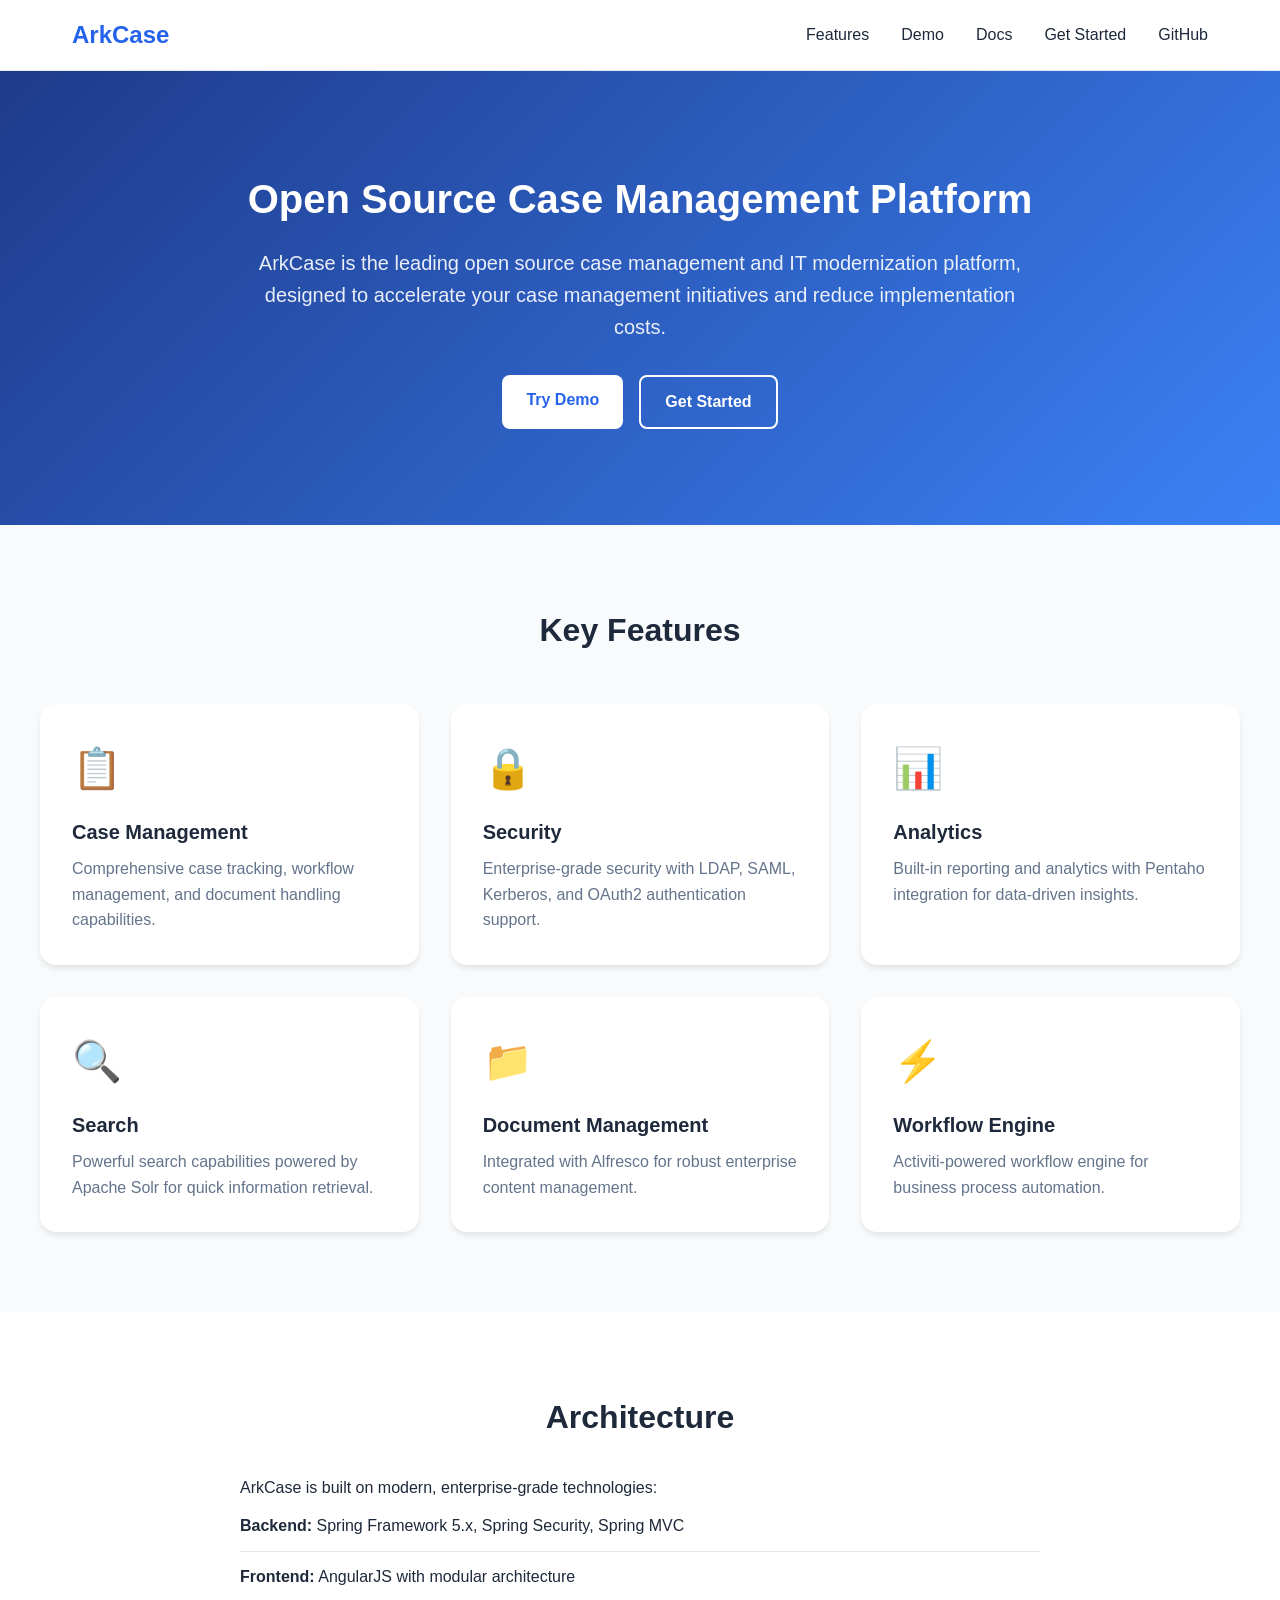
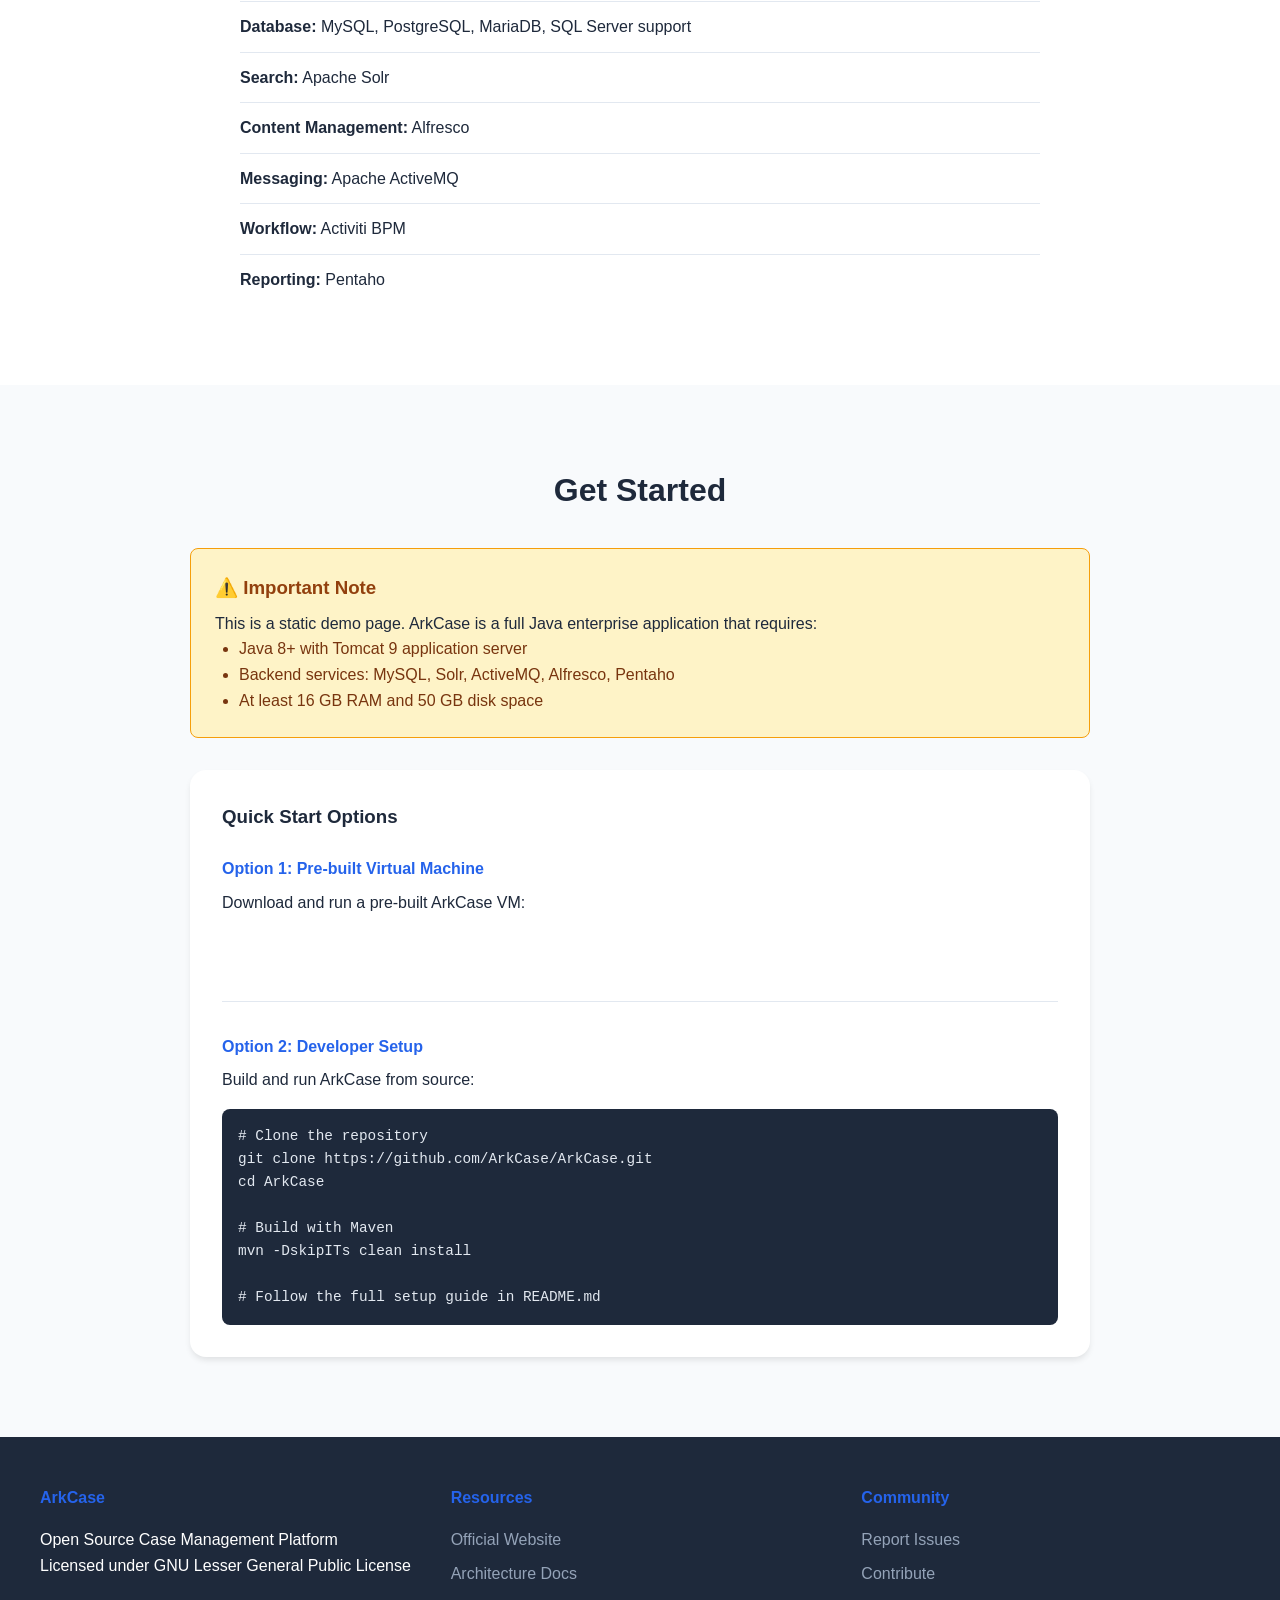
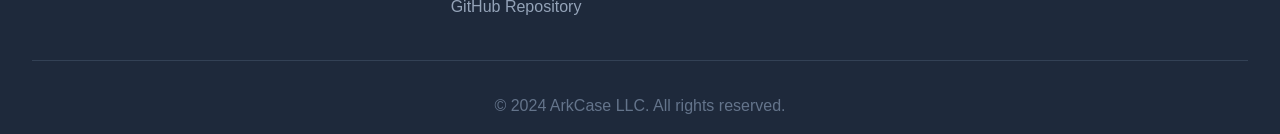
<file: netlify-site/index.html>
<!DOCTYPE html>
<html lang="en">
<head>
    <meta charset="UTF-8">
    <meta name="viewport" content="width=device-width, initial-scale=1.0">
    <meta name="description" content="ArkCase - Open Source Case Management and IT Modernization Platform">
    <title>ArkCase - Case Management Platform</title>
    <link rel="stylesheet" href="css/style.css">
</head>
<body>
    <header class="header">
        <nav class="nav">
            <div class="nav-brand">
                <h1>ArkCase</h1>
            </div>
            <ul class="nav-links">
                <li><a href="#features">Features</a></li>
                <li><a href="demo/">Demo</a></li>
                <li><a href="docs/">Docs</a></li>
                <li><a href="#get-started">Get Started</a></li>
                <li><a href="https://github.com/ArkCase/ArkCase" target="_blank" rel="noopener noreferrer">GitHub</a></li>
            </ul>
        </nav>
    </header>

    <main>
        <section class="hero">
            <div class="hero-content">
                <h2>Open Source Case Management Platform</h2>
                <p>ArkCase is the leading open source case management and IT modernization platform, designed to accelerate your case management initiatives and reduce implementation costs.</p>
                <div class="hero-buttons">
                    <a href="demo/" class="btn btn-primary">Try Demo</a>
                    <a href="#get-started" class="btn btn-secondary">Get Started</a>
                </div>
            </div>
        </section>

        <section id="features" class="features">
            <h2>Key Features</h2>
            <div class="features-grid">
                <div class="feature-card">
                    <div class="feature-icon">📋</div>
                    <h3>Case Management</h3>
                    <p>Comprehensive case tracking, workflow management, and document handling capabilities.</p>
                </div>
                <div class="feature-card">
                    <div class="feature-icon">🔒</div>
                    <h3>Security</h3>
                    <p>Enterprise-grade security with LDAP, SAML, Kerberos, and OAuth2 authentication support.</p>
                </div>
                <div class="feature-card">
                    <div class="feature-icon">📊</div>
                    <h3>Analytics</h3>
                    <p>Built-in reporting and analytics with Pentaho integration for data-driven insights.</p>
                </div>
                <div class="feature-card">
                    <div class="feature-icon">🔍</div>
                    <h3>Search</h3>
                    <p>Powerful search capabilities powered by Apache Solr for quick information retrieval.</p>
                </div>
                <div class="feature-card">
                    <div class="feature-icon">📁</div>
                    <h3>Document Management</h3>
                    <p>Integrated with Alfresco for robust enterprise content management.</p>
                </div>
                <div class="feature-card">
                    <div class="feature-icon">⚡</div>
                    <h3>Workflow Engine</h3>
                    <p>Activiti-powered workflow engine for business process automation.</p>
                </div>
            </div>
        </section>

        <section id="architecture" class="architecture">
            <h2>Architecture</h2>
            <div class="architecture-content">
                <p>ArkCase is built on modern, enterprise-grade technologies:</p>
                <ul class="tech-list">
                    <li><strong>Backend:</strong> Spring Framework 5.x, Spring Security, Spring MVC</li>
                    <li><strong>Frontend:</strong> AngularJS with modular architecture</li>
                    <li><strong>Database:</strong> MySQL, PostgreSQL, MariaDB, SQL Server support</li>
                    <li><strong>Search:</strong> Apache Solr</li>
                    <li><strong>Content Management:</strong> Alfresco</li>
                    <li><strong>Messaging:</strong> Apache ActiveMQ</li>
                    <li><strong>Workflow:</strong> Activiti BPM</li>
                    <li><strong>Reporting:</strong> Pentaho</li>
                </ul>
            </div>
        </section>

        <section id="get-started" class="get-started">
            <h2>Get Started</h2>
            <div class="get-started-content">
                <div class="info-box">
                    <h3>⚠️ Important Note</h3>
                    <p>This is a static demo page. ArkCase is a full Java enterprise application that requires:</p>
                    <ul>
                        <li>Java 8+ with Tomcat 9 application server</li>
                        <li>Backend services: MySQL, Solr, ActiveMQ, Alfresco, Pentaho</li>
                        <li>At least 16 GB RAM and 50 GB disk space</li>
                    </ul>
                </div>
                
                <div class="setup-steps">
                    <h3>Quick Start Options</h3>
                    
                    <div class="step">
                        <h4>Option 1: Pre-built Virtual Machine</h4>
                        <p>Download and run a pre-built ArkCase VM:</p>
                        <a href="https://github.com/ArkCase/arkcase-ce" 
                           target="_blank" rel="noopener noreferrer" class="btn btn-secondary">
                            Download VM
                        </a>
                    </div>
                    
                    <div class="step">
                        <h4>Option 2: Developer Setup</h4>
                        <p>Build and run ArkCase from source:</p>
                        <pre><code># Clone the repository
git clone https://github.com/ArkCase/ArkCase.git
cd ArkCase

# Build with Maven
mvn -DskipITs clean install

# Follow the full setup guide in README.md</code></pre>
                    </div>
                </div>
            </div>
        </section>
    </main>

    <footer class="footer">
        <div class="footer-content">
            <div class="footer-section">
                <h4>ArkCase</h4>
                <p>Open Source Case Management Platform</p>
                <p>Licensed under GNU Lesser General Public License</p>
            </div>
            <div class="footer-section">
                <h4>Resources</h4>
                <ul>
                    <li><a href="https://www.arkcase.com" target="_blank" rel="noopener noreferrer">Official Website</a></li>
                    <li><a href="https://www.arkcase.com/developer-support/architecture/" target="_blank" rel="noopener noreferrer">Architecture Docs</a></li>
                    <li><a href="https://github.com/ArkCase/ArkCase" target="_blank" rel="noopener noreferrer">GitHub Repository</a></li>
                </ul>
            </div>
            <div class="footer-section">
                <h4>Community</h4>
                <ul>
                    <li><a href="https://github.com/ArkCase/ArkCase/issues" target="_blank" rel="noopener noreferrer">Report Issues</a></li>
                    <li><a href="https://github.com/ArkCase/ArkCase/pulls" target="_blank" rel="noopener noreferrer">Contribute</a></li>
                </ul>
            </div>
        </div>
        <div class="footer-bottom">
            <p>&copy; 2024 ArkCase LLC. All rights reserved.</p>
        </div>
    </footer>
</body>
</html>
</file>
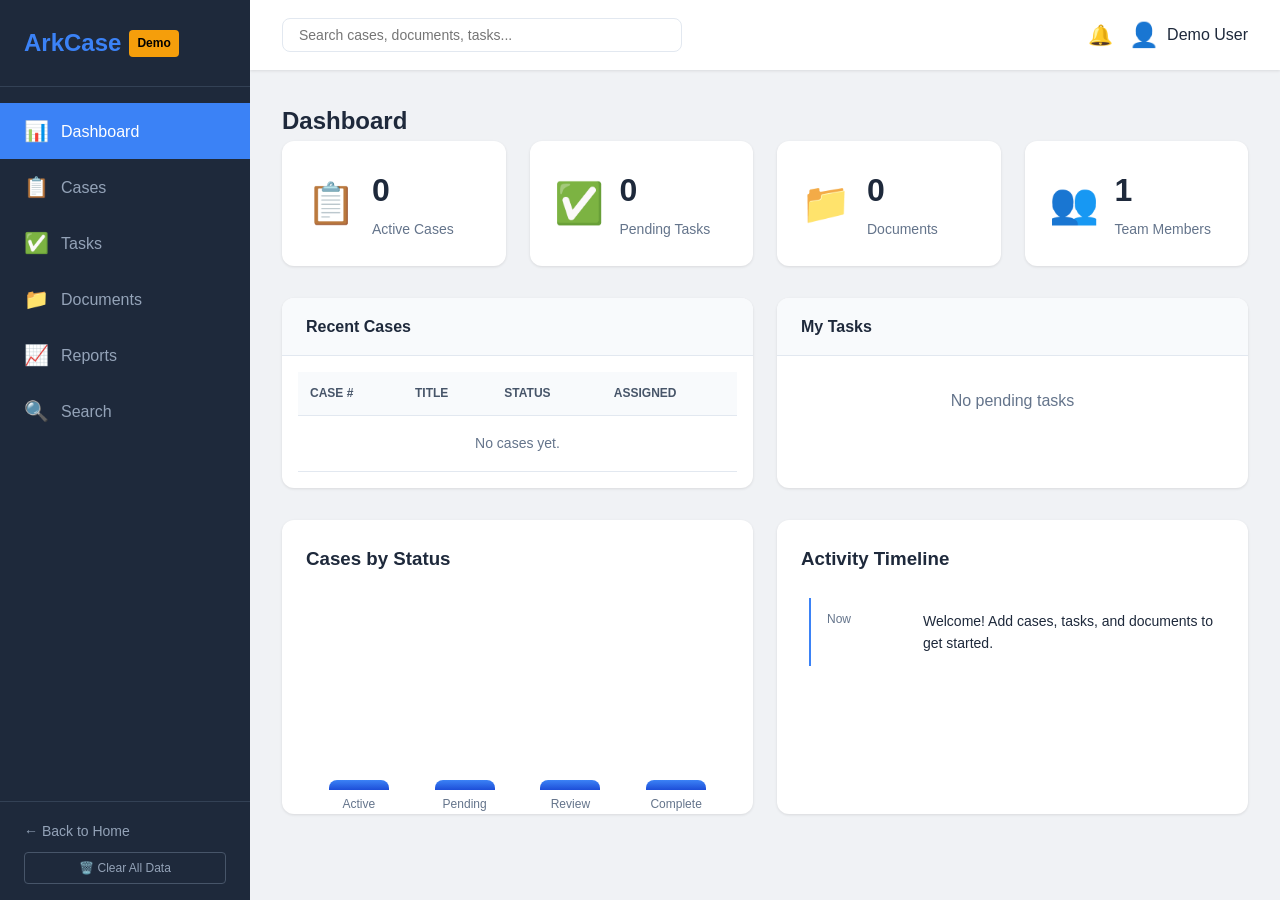
<file: netlify-site/demo/index.html>
<!DOCTYPE html>
<html lang="en">
<head>
    <meta charset="UTF-8">
    <meta name="viewport" content="width=device-width, initial-scale=1.0">
    <meta name="description" content="ArkCase Demo - Interactive Case Management Dashboard">
    <title>ArkCase Demo - Dashboard</title>
    <link rel="stylesheet" href="../css/style.css">
    <link rel="stylesheet" href="../css/demo.css">
</head>
<body class="demo-body">
    <div class="demo-layout">
        <!-- Sidebar -->
        <aside class="demo-sidebar">
            <div class="sidebar-header">
                <h1>ArkCase</h1>
                <span class="demo-badge">Demo</span>
            </div>
            <nav class="sidebar-nav">
                <a href="#" class="nav-item active" data-section="dashboard">
                    <span class="nav-icon">📊</span>
                    <span>Dashboard</span>
                </a>
                <a href="#" class="nav-item" data-section="cases">
                    <span class="nav-icon">📋</span>
                    <span>Cases</span>
                </a>
                <a href="#" class="nav-item" data-section="tasks">
                    <span class="nav-icon">✅</span>
                    <span>Tasks</span>
                </a>
                <a href="#" class="nav-item" data-section="documents">
                    <span class="nav-icon">📁</span>
                    <span>Documents</span>
                </a>
                <a href="#" class="nav-item" data-section="reports">
                    <span class="nav-icon">📈</span>
                    <span>Reports</span>
                </a>
                <a href="#" class="nav-item" data-section="search">
                    <span class="nav-icon">🔍</span>
                    <span>Search</span>
                </a>
            </nav>
            <div class="sidebar-footer">
                <a href="../" class="back-link">← Back to Home</a>
            </div>
        </aside>

        <!-- Main Content -->
        <main class="demo-main">
            <header class="demo-header">
                <div class="header-search">
                    <input type="text" placeholder="Search cases, documents, tasks..." id="globalSearch">
                </div>
                <div class="header-user">
                    <span class="notification-icon">🔔</span>
                    <div class="user-menu">
                        <span class="user-avatar">👤</span>
                        <span class="user-name">Demo User</span>
                    </div>
                </div>
            </header>

            <div class="demo-content">
                <!-- Dashboard Section -->
                <section id="dashboard" class="content-section active">
                    <h2>Dashboard</h2>
                    <div class="dashboard-stats">
                        <div class="stat-card">
                            <div class="stat-icon">📋</div>
                            <div class="stat-info">
                                <span class="stat-value">0</span>
                                <span class="stat-label">Active Cases</span>
                            </div>
                        </div>
                        <div class="stat-card">
                            <div class="stat-icon">✅</div>
                            <div class="stat-info">
                                <span class="stat-value">0</span>
                                <span class="stat-label">Pending Tasks</span>
                            </div>
                        </div>
                        <div class="stat-card">
                            <div class="stat-icon">📁</div>
                            <div class="stat-info">
                                <span class="stat-value">0</span>
                                <span class="stat-label">Documents</span>
                            </div>
                        </div>
                        <div class="stat-card">
                            <div class="stat-icon">👥</div>
                            <div class="stat-info">
                                <span class="stat-value">1</span>
                                <span class="stat-label">Team Members</span>
                            </div>
                        </div>
                    </div>

                    <div class="dashboard-widgets">
                        <div class="widget">
                            <h3>Recent Cases</h3>
                            <div class="widget-content">
                                <table class="data-table">
                                    <thead>
                                        <tr>
                                            <th>Case #</th>
                                            <th>Title</th>
                                            <th>Status</th>
                                            <th>Assigned</th>
                                        </tr>
                                    </thead>
                                    <tbody>
                                        <!-- Populated by JavaScript from localStorage -->
                                    </tbody>
                                </table>
                            </div>
                        </div>

                        <div class="widget">
                            <h3>My Tasks</h3>
                            <div class="widget-content">
                                <ul class="task-list">
                                    <!-- Populated by JavaScript from localStorage -->
                                </ul>
                            </div>
                        </div>
                    </div>

                    <div class="dashboard-charts">
                        <div class="chart-widget">
                            <h3>Cases by Status</h3>
                            <div class="chart-placeholder">
                                <div class="bar-chart">
                                    <div class="bar" style="height: 5%;" title="Active: 0">
                                        <span class="bar-label">Active</span>
                                    </div>
                                    <div class="bar" style="height: 5%;" title="Pending: 0">
                                        <span class="bar-label">Pending</span>
                                    </div>
                                    <div class="bar" style="height: 5%;" title="Review: 0">
                                        <span class="bar-label">Review</span>
                                    </div>
                                    <div class="bar" style="height: 5%;" title="Complete: 0">
                                        <span class="bar-label">Complete</span>
                                    </div>
                                </div>
                            </div>
                        </div>
                        <div class="chart-widget">
                            <h3>Activity Timeline</h3>
                            <div class="timeline">
                                <div class="timeline-item">
                                    <span class="timeline-time">Now</span>
                                    <span class="timeline-event">Welcome! Add cases, tasks, and documents to get started.</span>
                                </div>
                            </div>
                        </div>
                    </div>
                </section>

                <!-- Cases Section -->
                <section id="cases" class="content-section">
                    <div class="section-header">
                        <h2>Cases</h2>
                        <button class="btn btn-primary" onclick="showModal('newCase')">+ New Case</button>
                    </div>
                    <div class="filters">
                        <select id="statusFilter">
                            <option value="">All Statuses</option>
                            <option value="active">Active</option>
                            <option value="pending">Pending</option>
                            <option value="review">Review</option>
                            <option value="complete">Complete</option>
                        </select>
                        <select id="assigneeFilter">
                            <option value="">All Assignees</option>
                        </select>
                        <input type="date" id="dateFilter" placeholder="Filter by date">
                    </div>
                    <table class="data-table full-width">
                        <thead>
                            <tr>
                                <th>Case #</th>
                                <th>Title</th>
                                <th>Type</th>
                                <th>Status</th>
                                <th>Priority</th>
                                <th>Assigned To</th>
                                <th>Created</th>
                                <th>Actions</th>
                            </tr>
                        </thead>
                        <tbody>
                            <!-- Populated by JavaScript from localStorage -->
                        </tbody>
                    </table>
                    <div class="pagination">
                        <button class="btn-pagination" disabled>&lt; Previous</button>
                        <span class="page-info">Page 1 of 1</span>
                        <button class="btn-pagination" disabled>Next &gt;</button>
                    </div>
                </section>

                <!-- Tasks Section -->
                <section id="tasks" class="content-section">
                    <div class="section-header">
                        <h2>Tasks</h2>
                        <button class="btn btn-primary" onclick="showModal('newTask')">+ New Task</button>
                    </div>
                    <div class="task-board">
                        <div class="task-column">
                            <h3>To Do</h3>
                            <div class="task-cards">
                                <!-- Populated by JavaScript from localStorage -->
                            </div>
                        </div>
                        <div class="task-column">
                            <h3>In Progress</h3>
                            <div class="task-cards">
                                <!-- Populated by JavaScript from localStorage -->
                            </div>
                        </div>
                        <div class="task-column">
                            <h3>Review</h3>
                            <div class="task-cards">
                                <!-- Populated by JavaScript from localStorage -->
                            </div>
                        </div>
                        <div class="task-column">
                            <h3>Done</h3>
                            <div class="task-cards">
                                <!-- Populated by JavaScript from localStorage -->
                            </div>
                        </div>
                    </div>
                </section>

                <!-- Documents Section -->
                <section id="documents" class="content-section">
                    <div class="section-header">
                        <h2>Documents</h2>
                        <button class="btn btn-primary" onclick="showModal('uploadDoc')">📤 Upload</button>
                    </div>
                    <div class="document-browser">
                        <div class="folder-tree">
                            <h3>Folders</h3>
                            <ul class="tree">
                                <li class="folder open">
                                    <span>📁 Cases</span>
                                    <ul>
                                        <li class="folder">
                                            <span>📁 CASE-2024-001</span>
                                        </li>
                                        <li class="folder">
                                            <span>📁 CASE-2024-002</span>
                                        </li>
                                        <li class="folder">
                                            <span>📁 CASE-2024-003</span>
                                        </li>
                                    </ul>
                                </li>
                                <li class="folder">
                                    <span>📁 Templates</span>
                                </li>
                                <li class="folder">
                                    <span>📁 Reports</span>
                                </li>
                                <li class="folder">
                                    <span>📁 Archives</span>
                                </li>
                            </ul>
                        </div>
                        <div class="document-list">
                            <table class="data-table">
                                <thead>
                                    <tr>
                                        <th>Name</th>
                                        <th>Type</th>
                                        <th>Size</th>
                                        <th>Modified</th>
                                        <th>Actions</th>
                                    </tr>
                                </thead>
                                <tbody>
                                    <!-- Populated by JavaScript from localStorage -->
                                </tbody>
                            </table>
                        </div>
                    </div>
                </section>

                <!-- Reports Section -->
                <section id="reports" class="content-section">
                    <div class="section-header">
                        <h2>Reports</h2>
                        <button class="btn btn-primary">📊 Generate Report</button>
                    </div>
                    <div class="reports-grid">
                        <div class="report-card">
                            <div class="report-icon">📊</div>
                            <h3>Case Summary Report</h3>
                            <p>Overview of all cases by status, type, and assignee</p>
                            <button class="btn btn-secondary">View Report</button>
                        </div>
                        <div class="report-card">
                            <div class="report-icon">📈</div>
                            <h3>Performance Metrics</h3>
                            <p>Team performance and case resolution statistics</p>
                            <button class="btn btn-secondary">View Report</button>
                        </div>
                        <div class="report-card">
                            <div class="report-icon">📉</div>
                            <h3>Workflow Analytics</h3>
                            <p>Workflow completion times and bottleneck analysis</p>
                            <button class="btn btn-secondary">View Report</button>
                        </div>
                        <div class="report-card">
                            <div class="report-icon">📋</div>
                            <h3>Compliance Report</h3>
                            <p>Audit trails and compliance status overview</p>
                            <button class="btn btn-secondary">View Report</button>
                        </div>
                    </div>
                </section>

                <!-- Search Section -->
                <section id="search" class="content-section">
                    <div class="section-header">
                        <h2>Advanced Search</h2>
                    </div>
                    <div class="search-form">
                        <div class="search-row">
                            <input type="text" placeholder="Enter search terms..." class="search-input-large" id="searchTerms">
                            <button class="btn btn-primary">🔍 Search</button>
                        </div>
                        <div class="search-filters">
                            <div class="filter-group">
                                <label>Search In:</label>
                                <label><input type="checkbox" checked> Cases</label>
                                <label><input type="checkbox" checked> Documents</label>
                                <label><input type="checkbox" checked> Tasks</label>
                                <label><input type="checkbox"> People</label>
                            </div>
                            <div class="filter-group">
                                <label>Date Range:</label>
                                <input type="date" id="searchDateFrom">
                                <span>to</span>
                                <input type="date" id="searchDateTo">
                            </div>
                        </div>
                    </div>
                    <div class="search-results">
                        <p class="search-hint">Enter search terms to find cases, documents, tasks, and more.</p>
                    </div>
                </section>
            </div>
        </main>
    </div>

    <!-- Modal -->
    <div id="modal" class="modal">
        <div class="modal-content">
            <div class="modal-header">
                <h3 id="modalTitle">New Case</h3>
                <button class="modal-close" onclick="closeModal()">&times;</button>
            </div>
            <div class="modal-body" id="modalBody">
                <!-- Dynamic content -->
            </div>
        </div>
    </div>

    <script src="../js/demo.js"></script>
</body>
</html>
</file>
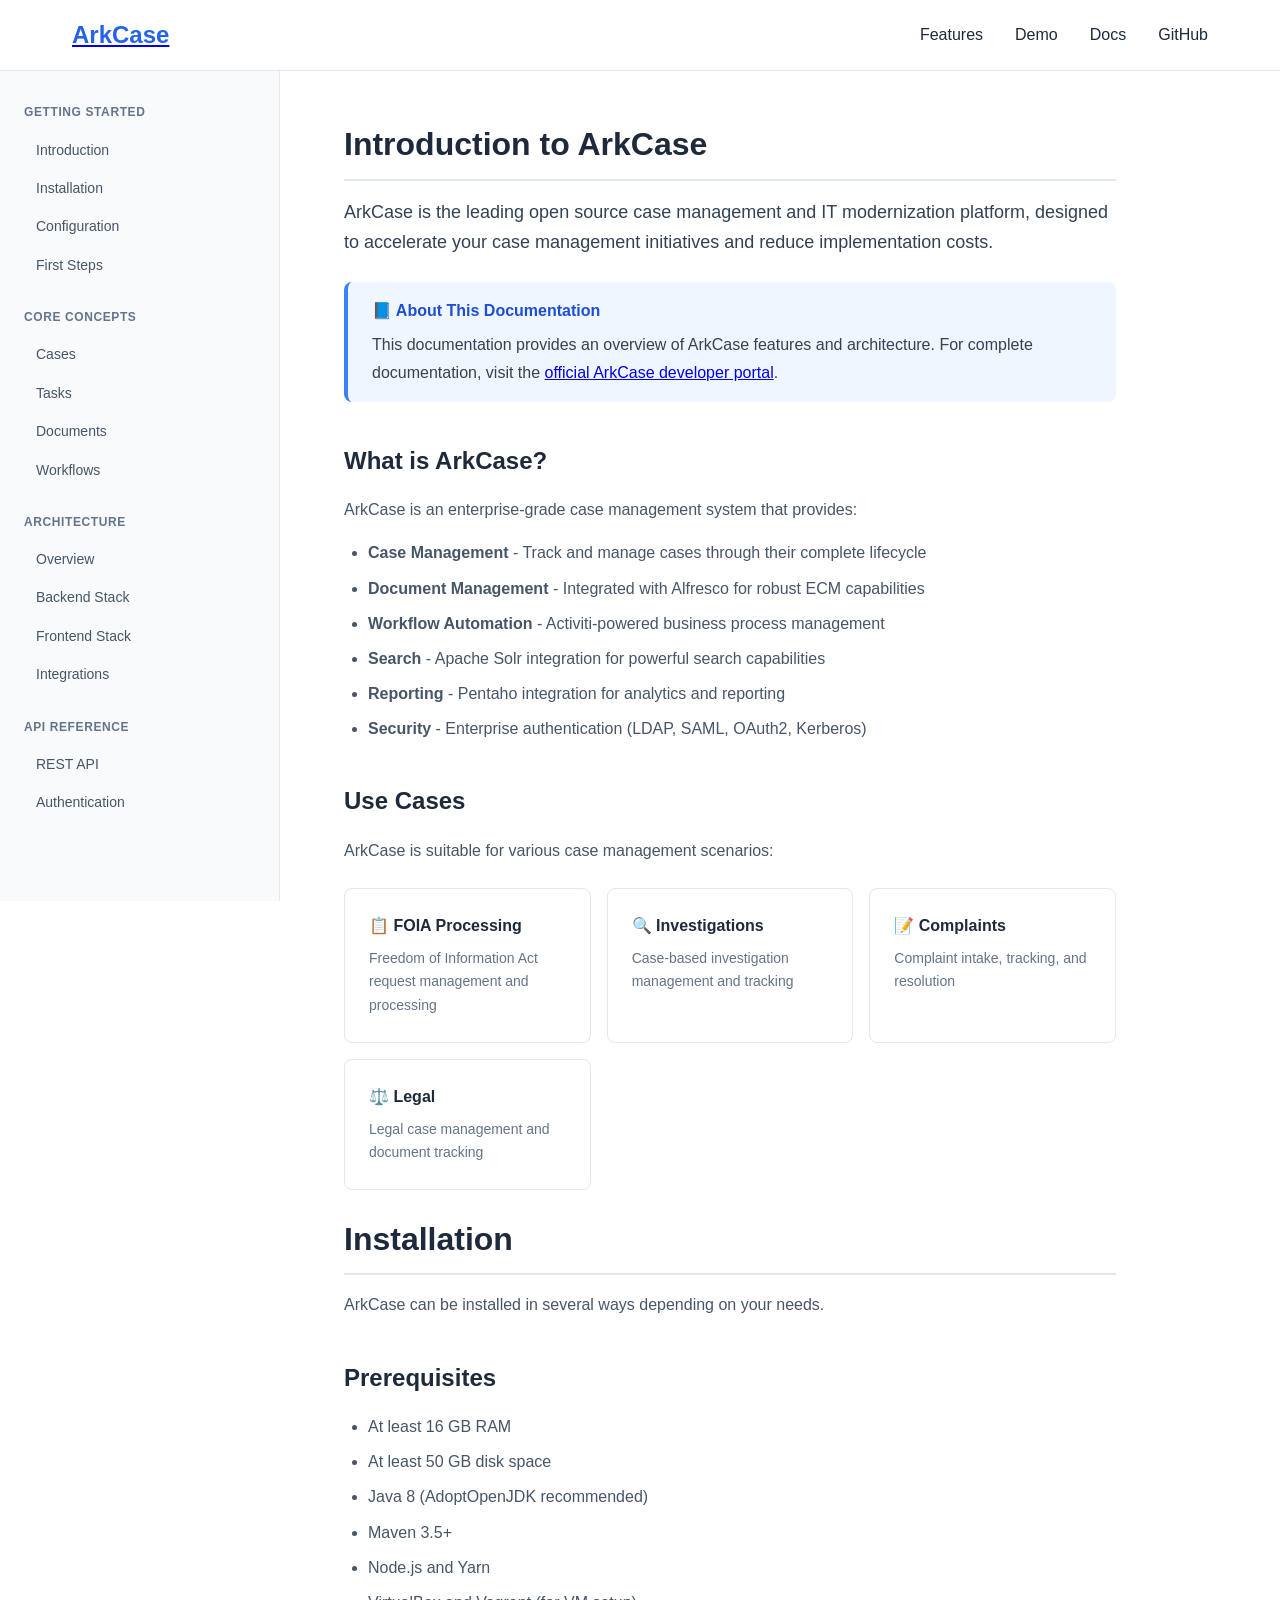
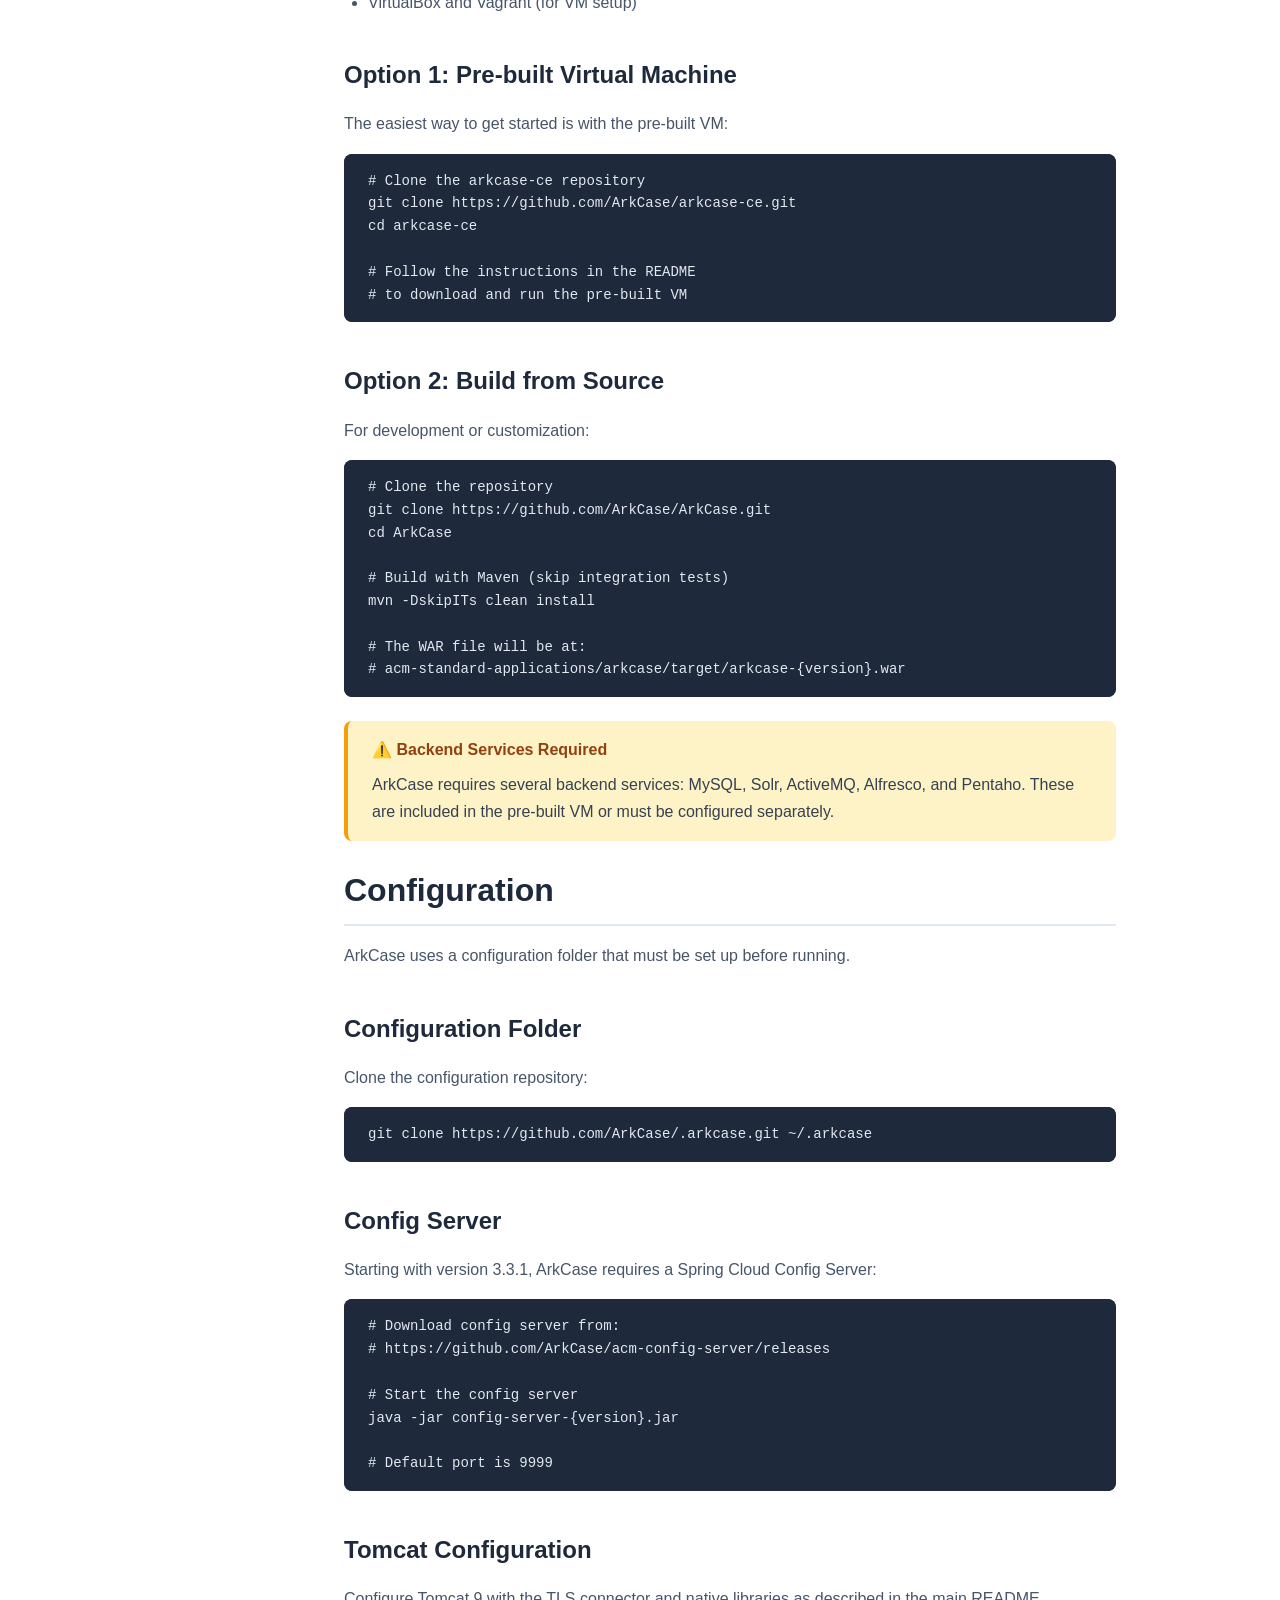
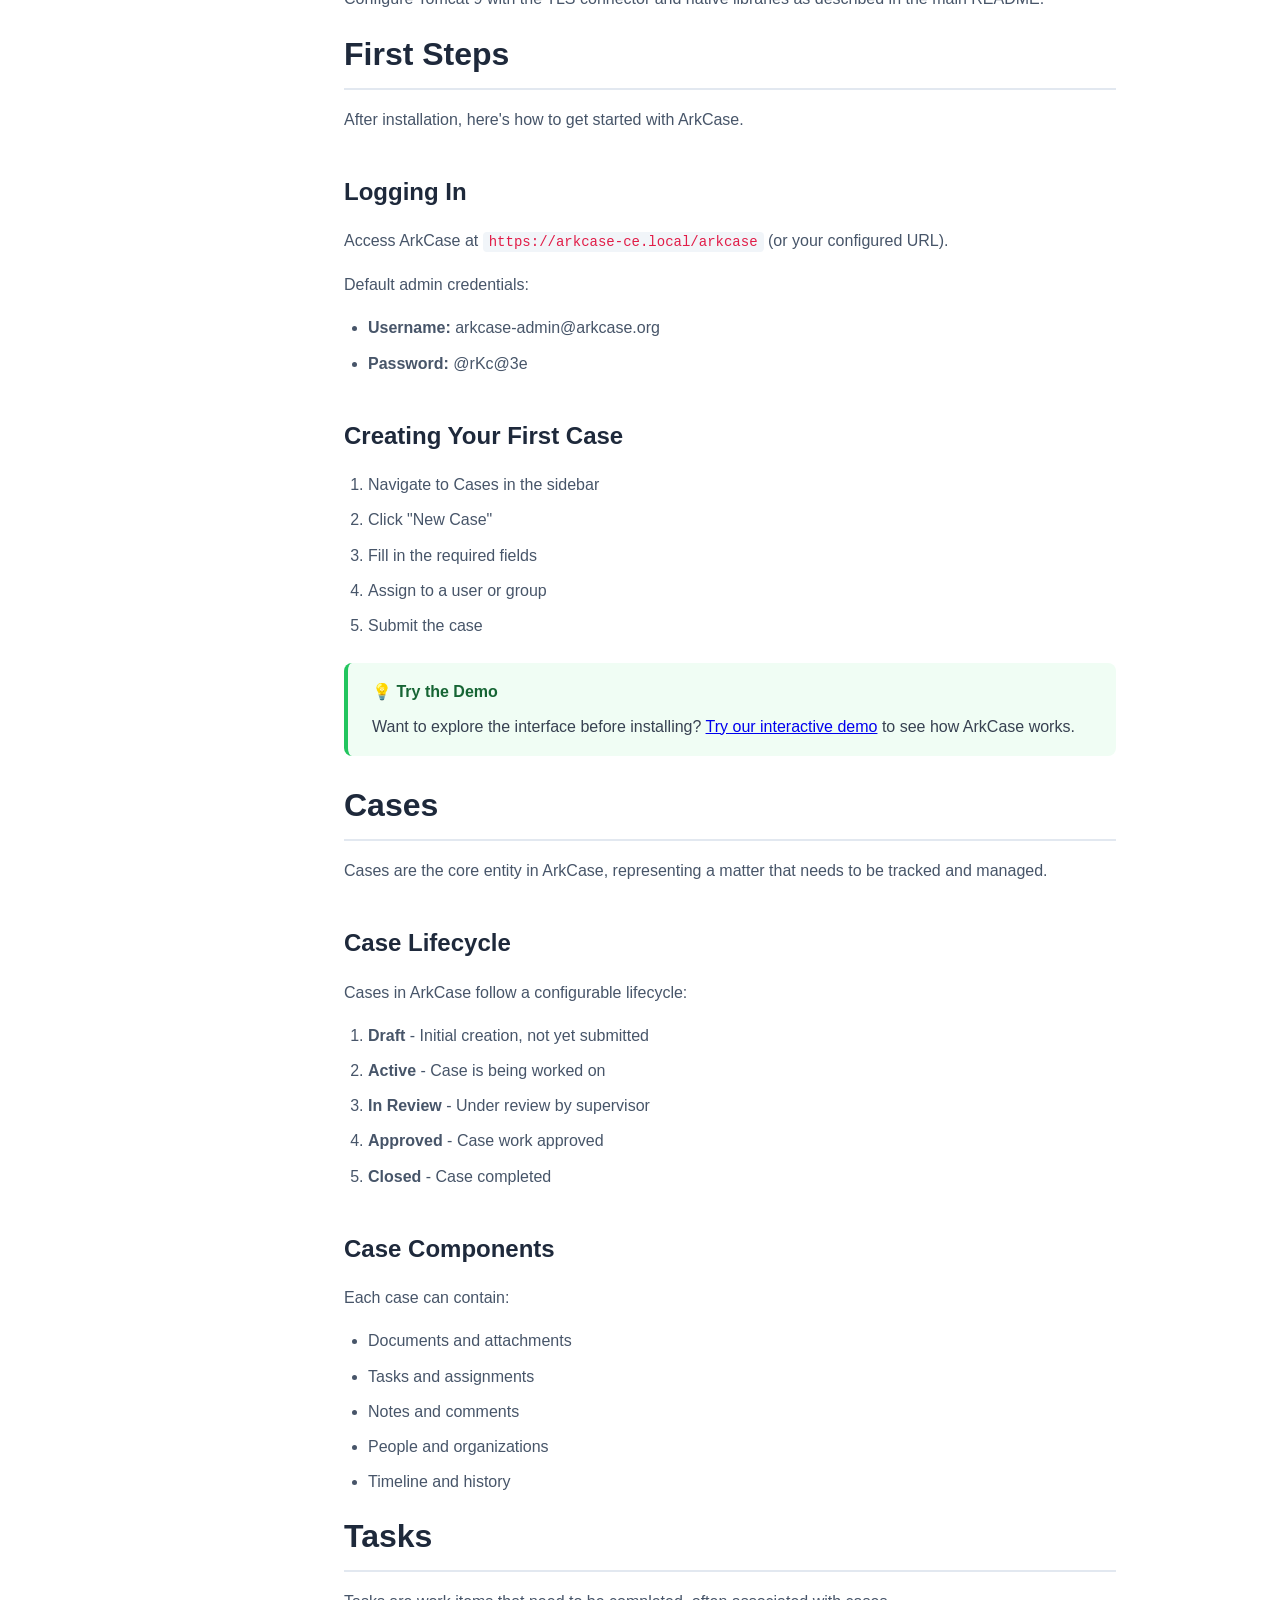
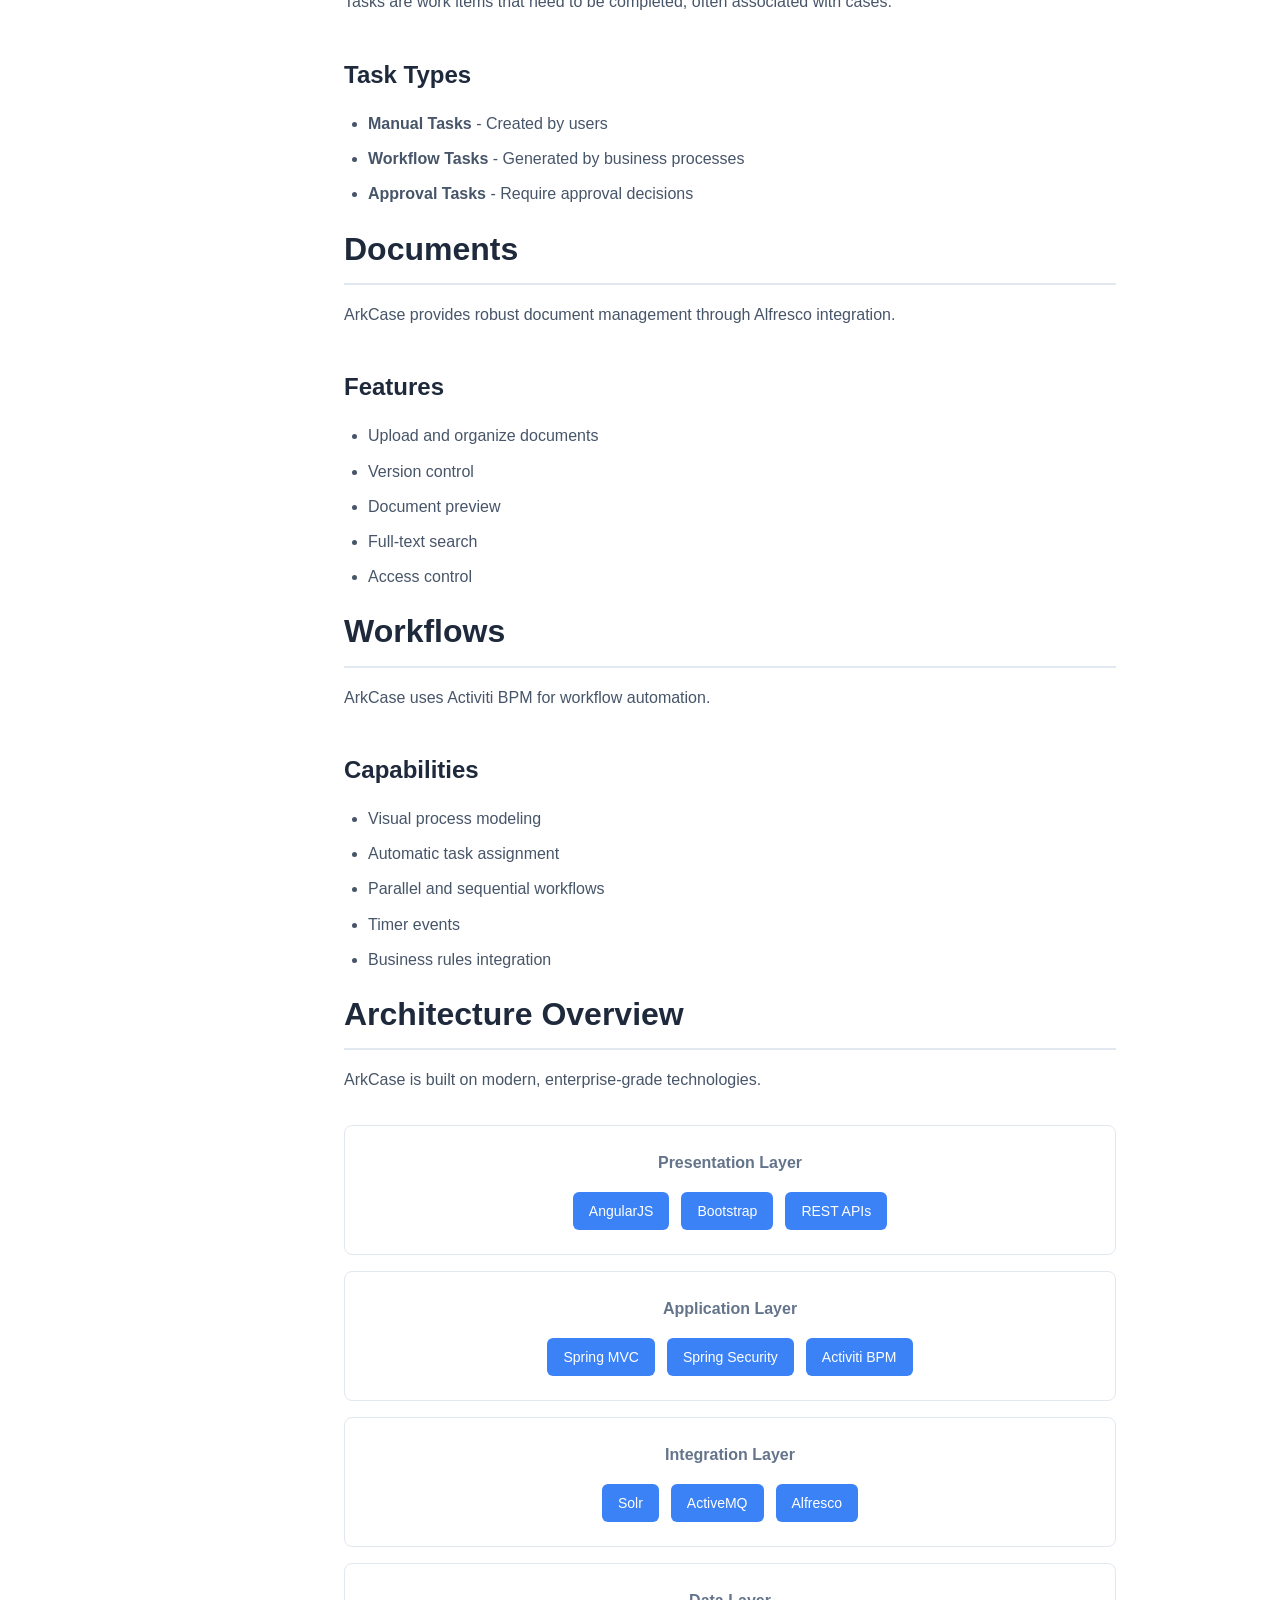
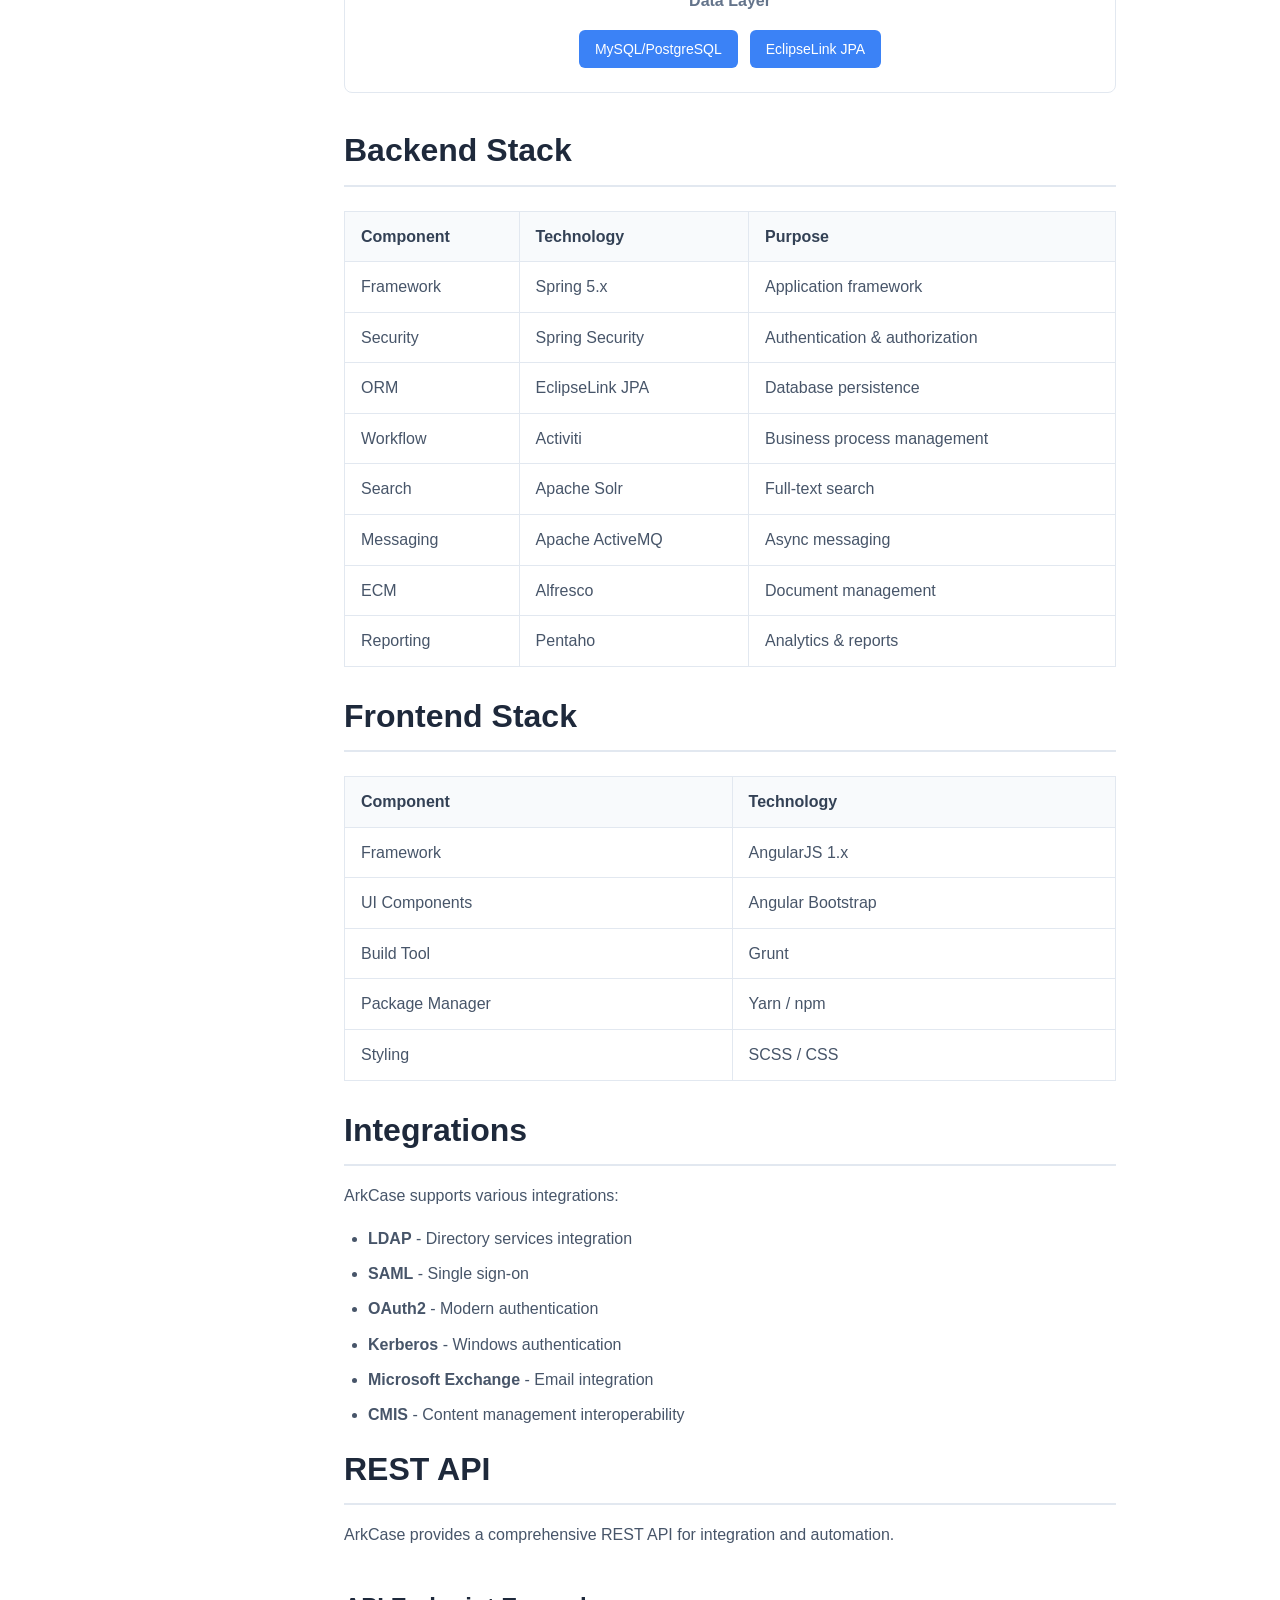
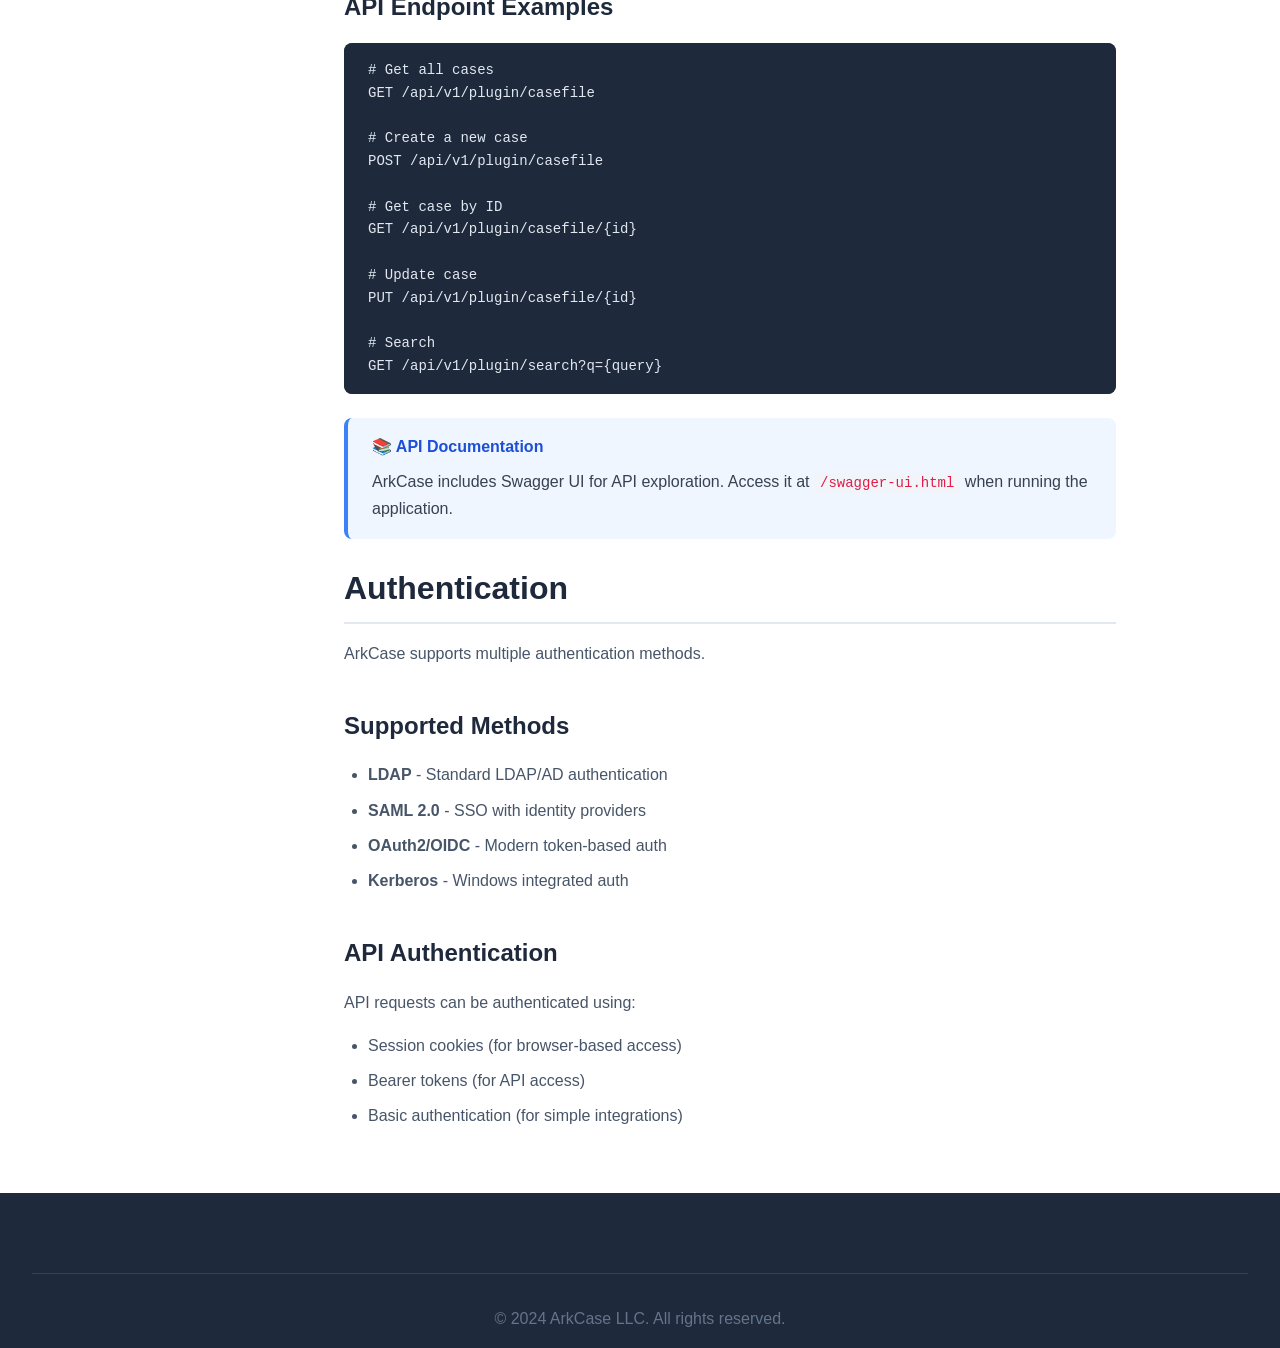
<file: netlify-site/docs/index.html>
<!DOCTYPE html>
<html lang="en">
<head>
    <meta charset="UTF-8">
    <meta name="viewport" content="width=device-width, initial-scale=1.0">
    <meta name="description" content="ArkCase Documentation - Getting Started Guide">
    <title>ArkCase Documentation</title>
    <link rel="stylesheet" href="../css/style.css">
    <link rel="stylesheet" href="../css/docs.css">
</head>
<body>
    <header class="header">
        <nav class="nav">
            <div class="nav-brand">
                <a href="../"><h1>ArkCase</h1></a>
            </div>
            <ul class="nav-links">
                <li><a href="../#features">Features</a></li>
                <li><a href="../demo/">Demo</a></li>
                <li><a href="./" class="active">Docs</a></li>
                <li><a href="https://github.com/ArkCase/ArkCase" target="_blank" rel="noopener noreferrer">GitHub</a></li>
            </ul>
        </nav>
    </header>

    <div class="docs-layout">
        <aside class="docs-sidebar">
            <nav class="docs-nav">
                <h3>Getting Started</h3>
                <ul>
                    <li><a href="#introduction" class="active">Introduction</a></li>
                    <li><a href="#installation">Installation</a></li>
                    <li><a href="#configuration">Configuration</a></li>
                    <li><a href="#first-steps">First Steps</a></li>
                </ul>
                <h3>Core Concepts</h3>
                <ul>
                    <li><a href="#cases">Cases</a></li>
                    <li><a href="#tasks">Tasks</a></li>
                    <li><a href="#documents">Documents</a></li>
                    <li><a href="#workflows">Workflows</a></li>
                </ul>
                <h3>Architecture</h3>
                <ul>
                    <li><a href="#overview">Overview</a></li>
                    <li><a href="#backend">Backend Stack</a></li>
                    <li><a href="#frontend">Frontend Stack</a></li>
                    <li><a href="#integrations">Integrations</a></li>
                </ul>
                <h3>API Reference</h3>
                <ul>
                    <li><a href="#rest-api">REST API</a></li>
                    <li><a href="#authentication">Authentication</a></li>
                </ul>
            </nav>
        </aside>

        <main class="docs-content">
            <article>
                <section id="introduction">
                    <h1>Introduction to ArkCase</h1>
                    <p class="lead">ArkCase is the leading open source case management and IT modernization platform, designed to accelerate your case management initiatives and reduce implementation costs.</p>
                    
                    <div class="info-callout">
                        <h4>📘 About This Documentation</h4>
                        <p>This documentation provides an overview of ArkCase features and architecture. For complete documentation, visit the <a href="https://www.arkcase.com/developer-support/" target="_blank" rel="noopener noreferrer">official ArkCase developer portal</a>.</p>
                    </div>

                    <h2>What is ArkCase?</h2>
                    <p>ArkCase is an enterprise-grade case management system that provides:</p>
                    <ul>
                        <li><strong>Case Management</strong> - Track and manage cases through their complete lifecycle</li>
                        <li><strong>Document Management</strong> - Integrated with Alfresco for robust ECM capabilities</li>
                        <li><strong>Workflow Automation</strong> - Activiti-powered business process management</li>
                        <li><strong>Search</strong> - Apache Solr integration for powerful search capabilities</li>
                        <li><strong>Reporting</strong> - Pentaho integration for analytics and reporting</li>
                        <li><strong>Security</strong> - Enterprise authentication (LDAP, SAML, OAuth2, Kerberos)</li>
                    </ul>

                    <h2>Use Cases</h2>
                    <p>ArkCase is suitable for various case management scenarios:</p>
                    <div class="card-grid">
                        <div class="doc-card">
                            <h4>📋 FOIA Processing</h4>
                            <p>Freedom of Information Act request management and processing</p>
                        </div>
                        <div class="doc-card">
                            <h4>🔍 Investigations</h4>
                            <p>Case-based investigation management and tracking</p>
                        </div>
                        <div class="doc-card">
                            <h4>📝 Complaints</h4>
                            <p>Complaint intake, tracking, and resolution</p>
                        </div>
                        <div class="doc-card">
                            <h4>⚖️ Legal</h4>
                            <p>Legal case management and document tracking</p>
                        </div>
                    </div>
                </section>

                <section id="installation">
                    <h1>Installation</h1>
                    <p>ArkCase can be installed in several ways depending on your needs.</p>

                    <h2>Prerequisites</h2>
                    <ul>
                        <li>At least 16 GB RAM</li>
                        <li>At least 50 GB disk space</li>
                        <li>Java 8 (AdoptOpenJDK recommended)</li>
                        <li>Maven 3.5+</li>
                        <li>Node.js and Yarn</li>
                        <li>VirtualBox and Vagrant (for VM setup)</li>
                    </ul>

                    <h2>Option 1: Pre-built Virtual Machine</h2>
                    <p>The easiest way to get started is with the pre-built VM:</p>
                    <div class="code-block">
                        <pre><code># Clone the arkcase-ce repository
git clone https://github.com/ArkCase/arkcase-ce.git
cd arkcase-ce

# Follow the instructions in the README
# to download and run the pre-built VM</code></pre>
                    </div>

                    <h2>Option 2: Build from Source</h2>
                    <p>For development or customization:</p>
                    <div class="code-block">
                        <pre><code># Clone the repository
git clone https://github.com/ArkCase/ArkCase.git
cd ArkCase

# Build with Maven (skip integration tests)
mvn -DskipITs clean install

# The WAR file will be at:
# acm-standard-applications/arkcase/target/arkcase-{version}.war</code></pre>
                    </div>

                    <div class="warning-callout">
                        <h4>⚠️ Backend Services Required</h4>
                        <p>ArkCase requires several backend services: MySQL, Solr, ActiveMQ, Alfresco, and Pentaho. These are included in the pre-built VM or must be configured separately.</p>
                    </div>
                </section>

                <section id="configuration">
                    <h1>Configuration</h1>
                    <p>ArkCase uses a configuration folder that must be set up before running.</p>

                    <h2>Configuration Folder</h2>
                    <p>Clone the configuration repository:</p>
                    <div class="code-block">
                        <pre><code>git clone https://github.com/ArkCase/.arkcase.git ~/.arkcase</code></pre>
                    </div>

                    <h2>Config Server</h2>
                    <p>Starting with version 3.3.1, ArkCase requires a Spring Cloud Config Server:</p>
                    <div class="code-block">
                        <pre><code># Download config server from:
# https://github.com/ArkCase/acm-config-server/releases

# Start the config server
java -jar config-server-{version}.jar

# Default port is 9999</code></pre>
                    </div>

                    <h2>Tomcat Configuration</h2>
                    <p>Configure Tomcat 9 with the TLS connector and native libraries as described in the main README.</p>
                </section>

                <section id="first-steps">
                    <h1>First Steps</h1>
                    <p>After installation, here's how to get started with ArkCase.</p>

                    <h2>Logging In</h2>
                    <p>Access ArkCase at <code>https://arkcase-ce.local/arkcase</code> (or your configured URL).</p>
                    <p>Default admin credentials:</p>
                    <ul>
                        <li><strong>Username:</strong> arkcase-admin@arkcase.org</li>
                        <li><strong>Password:</strong> @rKc@3e</li>
                    </ul>

                    <h2>Creating Your First Case</h2>
                    <ol>
                        <li>Navigate to Cases in the sidebar</li>
                        <li>Click "New Case"</li>
                        <li>Fill in the required fields</li>
                        <li>Assign to a user or group</li>
                        <li>Submit the case</li>
                    </ol>

                    <div class="tip-callout">
                        <h4>💡 Try the Demo</h4>
                        <p>Want to explore the interface before installing? <a href="../demo/">Try our interactive demo</a> to see how ArkCase works.</p>
                    </div>
                </section>

                <section id="cases">
                    <h1>Cases</h1>
                    <p>Cases are the core entity in ArkCase, representing a matter that needs to be tracked and managed.</p>

                    <h2>Case Lifecycle</h2>
                    <p>Cases in ArkCase follow a configurable lifecycle:</p>
                    <ol>
                        <li><strong>Draft</strong> - Initial creation, not yet submitted</li>
                        <li><strong>Active</strong> - Case is being worked on</li>
                        <li><strong>In Review</strong> - Under review by supervisor</li>
                        <li><strong>Approved</strong> - Case work approved</li>
                        <li><strong>Closed</strong> - Case completed</li>
                    </ol>

                    <h2>Case Components</h2>
                    <p>Each case can contain:</p>
                    <ul>
                        <li>Documents and attachments</li>
                        <li>Tasks and assignments</li>
                        <li>Notes and comments</li>
                        <li>People and organizations</li>
                        <li>Timeline and history</li>
                    </ul>
                </section>

                <section id="tasks">
                    <h1>Tasks</h1>
                    <p>Tasks are work items that need to be completed, often associated with cases.</p>

                    <h2>Task Types</h2>
                    <ul>
                        <li><strong>Manual Tasks</strong> - Created by users</li>
                        <li><strong>Workflow Tasks</strong> - Generated by business processes</li>
                        <li><strong>Approval Tasks</strong> - Require approval decisions</li>
                    </ul>
                </section>

                <section id="documents">
                    <h1>Documents</h1>
                    <p>ArkCase provides robust document management through Alfresco integration.</p>

                    <h2>Features</h2>
                    <ul>
                        <li>Upload and organize documents</li>
                        <li>Version control</li>
                        <li>Document preview</li>
                        <li>Full-text search</li>
                        <li>Access control</li>
                    </ul>
                </section>

                <section id="workflows">
                    <h1>Workflows</h1>
                    <p>ArkCase uses Activiti BPM for workflow automation.</p>

                    <h2>Capabilities</h2>
                    <ul>
                        <li>Visual process modeling</li>
                        <li>Automatic task assignment</li>
                        <li>Parallel and sequential workflows</li>
                        <li>Timer events</li>
                        <li>Business rules integration</li>
                    </ul>
                </section>

                <section id="overview">
                    <h1>Architecture Overview</h1>
                    <p>ArkCase is built on modern, enterprise-grade technologies.</p>

                    <div class="architecture-diagram">
                        <div class="arch-layer">
                            <h3>Presentation Layer</h3>
                            <div class="arch-items">
                                <span>AngularJS</span>
                                <span>Bootstrap</span>
                                <span>REST APIs</span>
                            </div>
                        </div>
                        <div class="arch-layer">
                            <h3>Application Layer</h3>
                            <div class="arch-items">
                                <span>Spring MVC</span>
                                <span>Spring Security</span>
                                <span>Activiti BPM</span>
                            </div>
                        </div>
                        <div class="arch-layer">
                            <h3>Integration Layer</h3>
                            <div class="arch-items">
                                <span>Solr</span>
                                <span>ActiveMQ</span>
                                <span>Alfresco</span>
                            </div>
                        </div>
                        <div class="arch-layer">
                            <h3>Data Layer</h3>
                            <div class="arch-items">
                                <span>MySQL/PostgreSQL</span>
                                <span>EclipseLink JPA</span>
                            </div>
                        </div>
                    </div>
                </section>

                <section id="backend">
                    <h1>Backend Stack</h1>
                    <table class="doc-table">
                        <thead>
                            <tr>
                                <th>Component</th>
                                <th>Technology</th>
                                <th>Purpose</th>
                            </tr>
                        </thead>
                        <tbody>
                            <tr>
                                <td>Framework</td>
                                <td>Spring 5.x</td>
                                <td>Application framework</td>
                            </tr>
                            <tr>
                                <td>Security</td>
                                <td>Spring Security</td>
                                <td>Authentication & authorization</td>
                            </tr>
                            <tr>
                                <td>ORM</td>
                                <td>EclipseLink JPA</td>
                                <td>Database persistence</td>
                            </tr>
                            <tr>
                                <td>Workflow</td>
                                <td>Activiti</td>
                                <td>Business process management</td>
                            </tr>
                            <tr>
                                <td>Search</td>
                                <td>Apache Solr</td>
                                <td>Full-text search</td>
                            </tr>
                            <tr>
                                <td>Messaging</td>
                                <td>Apache ActiveMQ</td>
                                <td>Async messaging</td>
                            </tr>
                            <tr>
                                <td>ECM</td>
                                <td>Alfresco</td>
                                <td>Document management</td>
                            </tr>
                            <tr>
                                <td>Reporting</td>
                                <td>Pentaho</td>
                                <td>Analytics & reports</td>
                            </tr>
                        </tbody>
                    </table>
                </section>

                <section id="frontend">
                    <h1>Frontend Stack</h1>
                    <table class="doc-table">
                        <thead>
                            <tr>
                                <th>Component</th>
                                <th>Technology</th>
                            </tr>
                        </thead>
                        <tbody>
                            <tr>
                                <td>Framework</td>
                                <td>AngularJS 1.x</td>
                            </tr>
                            <tr>
                                <td>UI Components</td>
                                <td>Angular Bootstrap</td>
                            </tr>
                            <tr>
                                <td>Build Tool</td>
                                <td>Grunt</td>
                            </tr>
                            <tr>
                                <td>Package Manager</td>
                                <td>Yarn / npm</td>
                            </tr>
                            <tr>
                                <td>Styling</td>
                                <td>SCSS / CSS</td>
                            </tr>
                        </tbody>
                    </table>
                </section>

                <section id="integrations">
                    <h1>Integrations</h1>
                    <p>ArkCase supports various integrations:</p>
                    <ul>
                        <li><strong>LDAP</strong> - Directory services integration</li>
                        <li><strong>SAML</strong> - Single sign-on</li>
                        <li><strong>OAuth2</strong> - Modern authentication</li>
                        <li><strong>Kerberos</strong> - Windows authentication</li>
                        <li><strong>Microsoft Exchange</strong> - Email integration</li>
                        <li><strong>CMIS</strong> - Content management interoperability</li>
                    </ul>
                </section>

                <section id="rest-api">
                    <h1>REST API</h1>
                    <p>ArkCase provides a comprehensive REST API for integration and automation.</p>

                    <h2>API Endpoint Examples</h2>
                    <div class="code-block">
                        <pre><code># Get all cases
GET /api/v1/plugin/casefile

# Create a new case
POST /api/v1/plugin/casefile

# Get case by ID
GET /api/v1/plugin/casefile/{id}

# Update case
PUT /api/v1/plugin/casefile/{id}

# Search
GET /api/v1/plugin/search?q={query}</code></pre>
                    </div>

                    <div class="info-callout">
                        <h4>📚 API Documentation</h4>
                        <p>ArkCase includes Swagger UI for API exploration. Access it at <code>/swagger-ui.html</code> when running the application.</p>
                    </div>
                </section>

                <section id="authentication">
                    <h1>Authentication</h1>
                    <p>ArkCase supports multiple authentication methods.</p>

                    <h2>Supported Methods</h2>
                    <ul>
                        <li><strong>LDAP</strong> - Standard LDAP/AD authentication</li>
                        <li><strong>SAML 2.0</strong> - SSO with identity providers</li>
                        <li><strong>OAuth2/OIDC</strong> - Modern token-based auth</li>
                        <li><strong>Kerberos</strong> - Windows integrated auth</li>
                    </ul>

                    <h2>API Authentication</h2>
                    <p>API requests can be authenticated using:</p>
                    <ul>
                        <li>Session cookies (for browser-based access)</li>
                        <li>Bearer tokens (for API access)</li>
                        <li>Basic authentication (for simple integrations)</li>
                    </ul>
                </section>
            </article>
        </main>
    </div>

    <footer class="footer">
        <div class="footer-bottom">
            <p>&copy; 2024 ArkCase LLC. All rights reserved.</p>
        </div>
    </footer>

    <script>
        // Smooth scroll for anchor links
        document.querySelectorAll('.docs-nav a').forEach(link => {
            link.addEventListener('click', function(e) {
                e.preventDefault();
                const targetId = this.getAttribute('href').substring(1);
                const target = document.getElementById(targetId);
                if (target) {
                    target.scrollIntoView({ behavior: 'smooth' });
                    
                    // Update active state
                    document.querySelectorAll('.docs-nav a').forEach(l => l.classList.remove('active'));
                    this.classList.add('active');
                }
            });
        });

        // Highlight current section on scroll
        const sections = document.querySelectorAll('section[id]');
        window.addEventListener('scroll', () => {
            let current = '';
            sections.forEach(section => {
                const sectionTop = section.offsetTop;
                if (scrollY >= sectionTop - 100) {
                    current = section.getAttribute('id');
                }
            });

            document.querySelectorAll('.docs-nav a').forEach(link => {
                link.classList.remove('active');
                if (link.getAttribute('href') === '#' + current) {
                    link.classList.add('active');
                }
            });
        });
    </script>
</body>
</html>
</file>
<file: netlify-site/css/style.css>
/* ArkCase Demo Site Styles */

:root {
    --primary-color: #2563eb;
    --primary-dark: #1d4ed8;
    --secondary-color: #64748b;
    --text-color: #1e293b;
    --text-light: #64748b;
    --background: #ffffff;
    --background-alt: #f8fafc;
    --border-color: #e2e8f0;
    --success-color: #22c55e;
    --warning-color: #f59e0b;
}

* {
    margin: 0;
    padding: 0;
    box-sizing: border-box;
}

html {
    scroll-behavior: smooth;
}

body {
    font-family: -apple-system, BlinkMacSystemFont, 'Segoe UI', Roboto, Oxygen, Ubuntu, Cantarell, sans-serif;
    line-height: 1.6;
    color: var(--text-color);
    background: var(--background);
}

/* Header & Navigation */
.header {
    background: var(--background);
    border-bottom: 1px solid var(--border-color);
    position: sticky;
    top: 0;
    z-index: 100;
}

.nav {
    max-width: 1200px;
    margin: 0 auto;
    padding: 1rem 2rem;
    display: flex;
    justify-content: space-between;
    align-items: center;
}

.nav-brand h1 {
    font-size: 1.5rem;
    color: var(--primary-color);
}

.nav-links {
    display: flex;
    list-style: none;
    gap: 2rem;
}

.nav-links a {
    text-decoration: none;
    color: var(--text-color);
    font-weight: 500;
    transition: color 0.3s;
}

.nav-links a:hover {
    color: var(--primary-color);
}

/* Hero Section */
.hero {
    background: linear-gradient(135deg, #1e3a8a 0%, #3b82f6 100%);
    color: white;
    padding: 6rem 2rem;
    text-align: center;
}

.hero-content {
    max-width: 800px;
    margin: 0 auto;
}

.hero h2 {
    font-size: 2.5rem;
    margin-bottom: 1rem;
}

.hero p {
    font-size: 1.25rem;
    margin-bottom: 2rem;
    opacity: 0.9;
}

.hero-buttons {
    display: flex;
    gap: 1rem;
    justify-content: center;
    flex-wrap: wrap;
}

/* Buttons */
.btn {
    display: inline-block;
    padding: 0.75rem 1.5rem;
    border-radius: 0.5rem;
    text-decoration: none;
    font-weight: 600;
    transition: all 0.3s;
    cursor: pointer;
    border: none;
}

.btn-primary {
    background: white;
    color: var(--primary-color);
}

.btn-primary:hover {
    background: var(--background-alt);
    transform: translateY(-2px);
}

.btn-secondary {
    background: transparent;
    color: white;
    border: 2px solid white;
}

.btn-secondary:hover {
    background: rgba(255, 255, 255, 0.1);
}

/* Features Section */
.features {
    padding: 5rem 2rem;
    background: var(--background-alt);
}

.features h2 {
    text-align: center;
    font-size: 2rem;
    margin-bottom: 3rem;
}

.features-grid {
    display: grid;
    grid-template-columns: repeat(auto-fit, minmax(300px, 1fr));
    gap: 2rem;
    max-width: 1200px;
    margin: 0 auto;
}

.feature-card {
    background: var(--background);
    padding: 2rem;
    border-radius: 1rem;
    box-shadow: 0 4px 6px -1px rgba(0, 0, 0, 0.1);
    transition: transform 0.3s;
}

.feature-card:hover {
    transform: translateY(-5px);
}

.feature-icon {
    font-size: 2.5rem;
    margin-bottom: 1rem;
}

.feature-card h3 {
    font-size: 1.25rem;
    margin-bottom: 0.5rem;
    color: var(--text-color);
}

.feature-card p {
    color: var(--text-light);
}

/* Architecture Section */
.architecture {
    padding: 5rem 2rem;
}

.architecture h2 {
    text-align: center;
    font-size: 2rem;
    margin-bottom: 2rem;
}

.architecture-content {
    max-width: 800px;
    margin: 0 auto;
}

.tech-list {
    list-style: none;
    padding: 0;
}

.tech-list li {
    padding: 0.75rem 0;
    border-bottom: 1px solid var(--border-color);
}

.tech-list li:last-child {
    border-bottom: none;
}

/* Get Started Section */
.get-started {
    padding: 5rem 2rem;
    background: var(--background-alt);
}

.get-started h2 {
    text-align: center;
    font-size: 2rem;
    margin-bottom: 2rem;
}

.get-started-content {
    max-width: 900px;
    margin: 0 auto;
}

.info-box {
    background: #fef3c7;
    border: 1px solid #f59e0b;
    border-radius: 0.5rem;
    padding: 1.5rem;
    margin-bottom: 2rem;
}

.info-box h3 {
    color: #92400e;
    margin-bottom: 0.5rem;
}

.info-box ul {
    margin-left: 1.5rem;
    color: #78350f;
}

.setup-steps {
    background: var(--background);
    padding: 2rem;
    border-radius: 1rem;
    box-shadow: 0 4px 6px -1px rgba(0, 0, 0, 0.1);
}

.setup-steps h3 {
    margin-bottom: 1.5rem;
}

.step {
    margin-bottom: 2rem;
    padding-bottom: 2rem;
    border-bottom: 1px solid var(--border-color);
}

.step:last-child {
    margin-bottom: 0;
    padding-bottom: 0;
    border-bottom: none;
}

.step h4 {
    color: var(--primary-color);
    margin-bottom: 0.5rem;
}

pre {
    background: #1e293b;
    color: #e2e8f0;
    padding: 1rem;
    border-radius: 0.5rem;
    overflow-x: auto;
    margin-top: 1rem;
}

code {
    font-family: 'Fira Code', 'Monaco', 'Consolas', 'Courier New', Courier, monospace;
    font-size: 0.9rem;
}

/* Footer */
.footer {
    background: #1e293b;
    color: white;
    padding: 3rem 2rem 1rem;
}

.footer-content {
    max-width: 1200px;
    margin: 0 auto;
    display: grid;
    grid-template-columns: repeat(auto-fit, minmax(200px, 1fr));
    gap: 2rem;
}

.footer-section h4 {
    margin-bottom: 1rem;
    color: var(--primary-color);
}

.footer-section ul {
    list-style: none;
}

.footer-section ul li {
    margin-bottom: 0.5rem;
}

.footer-section a {
    color: #94a3b8;
    text-decoration: none;
    transition: color 0.3s;
}

.footer-section a:hover {
    color: white;
}

.footer-bottom {
    text-align: center;
    margin-top: 2rem;
    padding-top: 2rem;
    border-top: 1px solid #334155;
    color: #64748b;
}

/* Responsive Design */
@media (max-width: 768px) {
    .nav {
        flex-direction: column;
        gap: 1rem;
    }

    .nav-links {
        flex-wrap: wrap;
        justify-content: center;
        gap: 1rem;
    }

    .hero h2 {
        font-size: 1.75rem;
    }

    .hero p {
        font-size: 1rem;
    }

    .features-grid {
        grid-template-columns: 1fr;
    }
}
</file>
<file: netlify-site/css/demo.css>
/* Demo Dashboard Styles */

.demo-body {
    margin: 0;
    padding: 0;
    background: #f0f2f5;
}

.demo-layout {
    display: flex;
    min-height: 100vh;
}

/* Sidebar */
.demo-sidebar {
    width: 250px;
    background: #1e293b;
    color: white;
    display: flex;
    flex-direction: column;
    position: fixed;
    height: 100vh;
    z-index: 100;
}

.sidebar-header {
    padding: 1.5rem;
    display: flex;
    align-items: center;
    gap: 0.5rem;
    border-bottom: 1px solid #334155;
}

.sidebar-header h1 {
    font-size: 1.5rem;
    margin: 0;
    color: #3b82f6;
}

.demo-badge {
    background: #f59e0b;
    color: #000;
    padding: 0.25rem 0.5rem;
    border-radius: 0.25rem;
    font-size: 0.75rem;
    font-weight: 600;
}

.sidebar-nav {
    flex: 1;
    padding: 1rem 0;
}

.nav-item {
    display: flex;
    align-items: center;
    gap: 0.75rem;
    padding: 0.75rem 1.5rem;
    color: #94a3b8;
    text-decoration: none;
    transition: all 0.2s;
}

.nav-item:hover {
    background: #334155;
    color: white;
}

.nav-item.active {
    background: #3b82f6;
    color: white;
}

.nav-icon {
    font-size: 1.25rem;
}

.sidebar-footer {
    padding: 1rem 1.5rem;
    border-top: 1px solid #334155;
}

.back-link {
    color: #94a3b8;
    text-decoration: none;
    font-size: 0.875rem;
}

.back-link:hover {
    color: white;
}

/* Main Content */
.demo-main {
    flex: 1;
    margin-left: 250px;
    display: flex;
    flex-direction: column;
}

.demo-header {
    background: white;
    padding: 1rem 2rem;
    display: flex;
    justify-content: space-between;
    align-items: center;
    box-shadow: 0 1px 3px rgba(0, 0, 0, 0.1);
    position: sticky;
    top: 0;
    z-index: 50;
}

.header-search input {
    width: 400px;
    padding: 0.5rem 1rem;
    border: 1px solid #e2e8f0;
    border-radius: 0.5rem;
    font-size: 0.875rem;
}

.header-user {
    display: flex;
    align-items: center;
    gap: 1rem;
}

.notification-icon {
    font-size: 1.25rem;
    cursor: pointer;
}

.user-menu {
    display: flex;
    align-items: center;
    gap: 0.5rem;
    cursor: pointer;
}

.user-avatar {
    font-size: 1.5rem;
}

.demo-content {
    padding: 2rem;
    flex: 1;
}

/* Content Sections */
.content-section {
    display: none;
}

.content-section.active {
    display: block;
}

.section-header {
    display: flex;
    justify-content: space-between;
    align-items: center;
    margin-bottom: 1.5rem;
}

.section-header h2 {
    margin: 0;
    color: #1e293b;
}

/* Dashboard Stats */
.dashboard-stats {
    display: grid;
    grid-template-columns: repeat(auto-fit, minmax(200px, 1fr));
    gap: 1.5rem;
    margin-bottom: 2rem;
}

.stat-card {
    background: white;
    padding: 1.5rem;
    border-radius: 0.75rem;
    display: flex;
    align-items: center;
    gap: 1rem;
    box-shadow: 0 1px 3px rgba(0, 0, 0, 0.1);
}

.stat-icon {
    font-size: 2.5rem;
}

.stat-value {
    display: block;
    font-size: 2rem;
    font-weight: 700;
    color: #1e293b;
}

.stat-label {
    color: #64748b;
    font-size: 0.875rem;
}

/* Widgets */
.dashboard-widgets {
    display: grid;
    grid-template-columns: repeat(auto-fit, minmax(400px, 1fr));
    gap: 1.5rem;
    margin-bottom: 2rem;
}

.widget {
    background: white;
    border-radius: 0.75rem;
    box-shadow: 0 1px 3px rgba(0, 0, 0, 0.1);
    overflow: hidden;
}

.widget h3 {
    padding: 1rem 1.5rem;
    margin: 0;
    background: #f8fafc;
    border-bottom: 1px solid #e2e8f0;
    font-size: 1rem;
    color: #1e293b;
}

.widget-content {
    padding: 1rem;
}

/* Data Tables */
.data-table {
    width: 100%;
    border-collapse: collapse;
}

.data-table th,
.data-table td {
    padding: 0.75rem;
    text-align: left;
    border-bottom: 1px solid #e2e8f0;
}

.data-table th {
    background: #f8fafc;
    font-weight: 600;
    color: #475569;
    font-size: 0.75rem;
    text-transform: uppercase;
}

.data-table td {
    color: #1e293b;
    font-size: 0.875rem;
}

.data-table tr:hover {
    background: #f8fafc;
}

.full-width {
    width: 100%;
}

/* Status Badges */
.status {
    display: inline-block;
    padding: 0.25rem 0.5rem;
    border-radius: 0.25rem;
    font-size: 0.75rem;
    font-weight: 600;
}

.status-active {
    background: #dcfce7;
    color: #166534;
}

.status-pending {
    background: #fef3c7;
    color: #92400e;
}

.status-complete {
    background: #dbeafe;
    color: #1e40af;
}

/* Priority Badges */
.priority {
    display: inline-block;
    padding: 0.25rem 0.5rem;
    border-radius: 0.25rem;
    font-size: 0.75rem;
    font-weight: 600;
}

.priority-critical {
    background: #fee2e2;
    color: #991b1b;
}

.priority-high {
    background: #ffedd5;
    color: #9a3412;
}

.priority-medium {
    background: #fef3c7;
    color: #92400e;
}

.priority-low {
    background: #f0fdf4;
    color: #166534;
}

/* Task List */
.task-list {
    list-style: none;
    padding: 0;
    margin: 0;
}

.task-item {
    display: flex;
    align-items: center;
    gap: 0.75rem;
    padding: 0.75rem 0;
    border-bottom: 1px solid #f1f5f9;
}

.task-item:last-child {
    border-bottom: none;
}

.task-item input[type="checkbox"] {
    width: 1.25rem;
    height: 1.25rem;
}

.task-item label {
    flex: 1;
    color: #1e293b;
}

.task-due {
    font-size: 0.75rem;
    color: #64748b;
}

/* Charts */
.dashboard-charts {
    display: grid;
    grid-template-columns: repeat(auto-fit, minmax(400px, 1fr));
    gap: 1.5rem;
}

.chart-widget {
    background: white;
    border-radius: 0.75rem;
    box-shadow: 0 1px 3px rgba(0, 0, 0, 0.1);
    padding: 1.5rem;
}

.chart-widget h3 {
    margin: 0 0 1rem;
    color: #1e293b;
}

.bar-chart {
    display: flex;
    align-items: flex-end;
    justify-content: space-around;
    height: 200px;
    padding-top: 1rem;
}

.bar {
    width: 60px;
    background: linear-gradient(180deg, #3b82f6 0%, #1d4ed8 100%);
    border-radius: 0.5rem 0.5rem 0 0;
    position: relative;
    transition: height 0.3s;
}

.bar:hover {
    opacity: 0.8;
}

.bar-label {
    position: absolute;
    bottom: -25px;
    left: 50%;
    transform: translateX(-50%);
    font-size: 0.75rem;
    color: #64748b;
    white-space: nowrap;
}

/* Timeline */
.timeline {
    padding: 0.5rem 0;
}

.timeline-item {
    display: flex;
    gap: 1rem;
    padding: 0.75rem 0;
    border-left: 2px solid #e2e8f0;
    padding-left: 1rem;
    margin-left: 0.5rem;
}

.timeline-item:first-child {
    border-color: #3b82f6;
}

.timeline-time {
    color: #64748b;
    font-size: 0.75rem;
    min-width: 80px;
}

.timeline-event {
    color: #1e293b;
    font-size: 0.875rem;
}

/* Filters */
.filters {
    display: flex;
    gap: 1rem;
    margin-bottom: 1.5rem;
}

.filters select,
.filters input {
    padding: 0.5rem 1rem;
    border: 1px solid #e2e8f0;
    border-radius: 0.5rem;
    font-size: 0.875rem;
}

/* Pagination */
.pagination {
    display: flex;
    justify-content: center;
    align-items: center;
    gap: 1rem;
    margin-top: 1.5rem;
}

.btn-pagination {
    padding: 0.5rem 1rem;
    border: 1px solid #e2e8f0;
    background: white;
    border-radius: 0.5rem;
    cursor: pointer;
}

.btn-pagination:disabled {
    opacity: 0.5;
    cursor: not-allowed;
}

.page-info {
    color: #64748b;
    font-size: 0.875rem;
}

/* Task Board */
.task-board {
    display: grid;
    grid-template-columns: repeat(4, 1fr);
    gap: 1.5rem;
}

.task-column {
    background: #f1f5f9;
    border-radius: 0.75rem;
    padding: 1rem;
    min-height: 400px;
}

.task-column h3 {
    margin: 0 0 1rem;
    font-size: 0.875rem;
    color: #475569;
    text-transform: uppercase;
}

.task-cards {
    display: flex;
    flex-direction: column;
    gap: 0.75rem;
}

.task-card {
    background: white;
    border-radius: 0.5rem;
    padding: 1rem;
    box-shadow: 0 1px 3px rgba(0, 0, 0, 0.1);
    cursor: grab;
}

.task-card.completed {
    opacity: 0.6;
}

.task-card h4 {
    margin: 0.5rem 0;
    font-size: 0.875rem;
    color: #1e293b;
}

.task-card p {
    margin: 0;
    font-size: 0.75rem;
    color: #64748b;
}

.task-card-header {
    display: flex;
    justify-content: flex-end;
}

.task-card-footer {
    display: flex;
    justify-content: space-between;
    margin-top: 0.75rem;
    font-size: 0.75rem;
    color: #64748b;
}

.assignee {
    background: #e2e8f0;
    padding: 0.25rem 0.5rem;
    border-radius: 0.25rem;
}

/* Document Browser */
.document-browser {
    display: grid;
    grid-template-columns: 250px 1fr;
    gap: 1.5rem;
    background: white;
    border-radius: 0.75rem;
    box-shadow: 0 1px 3px rgba(0, 0, 0, 0.1);
    overflow: hidden;
}

.folder-tree {
    background: #f8fafc;
    padding: 1rem;
    border-right: 1px solid #e2e8f0;
}

.folder-tree h3 {
    margin: 0 0 1rem;
    font-size: 0.875rem;
    color: #475569;
}

.tree {
    list-style: none;
    padding: 0;
    margin: 0;
}

.tree ul {
    list-style: none;
    padding-left: 1.5rem;
    margin: 0;
}

.folder {
    padding: 0.5rem 0;
    cursor: pointer;
}

.folder span {
    display: block;
    padding: 0.25rem 0.5rem;
    border-radius: 0.25rem;
}

.folder span:hover {
    background: #e2e8f0;
}

.document-list {
    padding: 1rem;
}

/* Reports Grid */
.reports-grid {
    display: grid;
    grid-template-columns: repeat(auto-fit, minmax(280px, 1fr));
    gap: 1.5rem;
}

.report-card {
    background: white;
    border-radius: 0.75rem;
    padding: 2rem;
    box-shadow: 0 1px 3px rgba(0, 0, 0, 0.1);
    text-align: center;
}

.report-icon {
    font-size: 3rem;
    margin-bottom: 1rem;
}

.report-card h3 {
    margin: 0 0 0.5rem;
    color: #1e293b;
}

.report-card p {
    color: #64748b;
    margin-bottom: 1.5rem;
}

/* Search */
.search-form {
    background: white;
    padding: 1.5rem;
    border-radius: 0.75rem;
    box-shadow: 0 1px 3px rgba(0, 0, 0, 0.1);
    margin-bottom: 1.5rem;
}

.search-row {
    display: flex;
    gap: 1rem;
    margin-bottom: 1rem;
}

.search-input-large {
    flex: 1;
    padding: 0.75rem 1rem;
    border: 1px solid #e2e8f0;
    border-radius: 0.5rem;
    font-size: 1rem;
}

.search-filters {
    display: flex;
    flex-wrap: wrap;
    gap: 2rem;
}

.filter-group {
    display: flex;
    align-items: center;
    gap: 0.75rem;
}

.filter-group label {
    display: flex;
    align-items: center;
    gap: 0.25rem;
    color: #475569;
    font-size: 0.875rem;
}

.search-results {
    background: white;
    padding: 2rem;
    border-radius: 0.75rem;
    box-shadow: 0 1px 3px rgba(0, 0, 0, 0.1);
}

.search-hint {
    color: #64748b;
    text-align: center;
}

/* Modal */
.modal {
    display: none;
    position: fixed;
    top: 0;
    left: 0;
    width: 100%;
    height: 100%;
    background: rgba(0, 0, 0, 0.5);
    z-index: 1000;
    justify-content: center;
    align-items: center;
}

.modal.active {
    display: flex;
}

.modal-content {
    background: white;
    border-radius: 0.75rem;
    width: 90%;
    max-width: 500px;
    max-height: 90vh;
    overflow: auto;
}

.modal-header {
    display: flex;
    justify-content: space-between;
    align-items: center;
    padding: 1rem 1.5rem;
    border-bottom: 1px solid #e2e8f0;
}

.modal-header h3 {
    margin: 0;
}

.modal-close {
    background: none;
    border: none;
    font-size: 1.5rem;
    cursor: pointer;
    color: #64748b;
}

.modal-body {
    padding: 1.5rem;
}

/* Buttons */
.btn-icon {
    background: none;
    border: none;
    cursor: pointer;
    padding: 0.25rem;
    font-size: 1rem;
}

.case-link {
    color: #3b82f6;
    text-decoration: none;
}

.case-link:hover {
    text-decoration: underline;
}

/* Responsive */
@media (max-width: 1024px) {
    .task-board {
        grid-template-columns: repeat(2, 1fr);
    }
}

@media (max-width: 768px) {
    .demo-sidebar {
        width: 60px;
    }

    .sidebar-header h1,
    .nav-item span:not(.nav-icon),
    .sidebar-footer {
        display: none;
    }

    .demo-main {
        margin-left: 60px;
    }

    .header-search input {
        width: 200px;
    }

    .dashboard-widgets,
    .dashboard-charts {
        grid-template-columns: 1fr;
    }

    .task-board {
        grid-template-columns: 1fr;
    }

    .document-browser {
        grid-template-columns: 1fr;
    }

    .folder-tree {
        display: none;
    }
}
</file>
<file: netlify-site/css/docs.css>
/* Documentation Styles */

.docs-layout {
    display: flex;
    min-height: calc(100vh - 150px);
}

/* Sidebar */
.docs-sidebar {
    width: 280px;
    background: #f8fafc;
    border-right: 1px solid #e2e8f0;
    position: sticky;
    top: 70px;
    height: calc(100vh - 70px);
    overflow-y: auto;
    padding: 2rem 1.5rem;
}

.docs-nav h3 {
    font-size: 0.75rem;
    text-transform: uppercase;
    color: #64748b;
    margin: 1.5rem 0 0.5rem;
    letter-spacing: 0.05em;
}

.docs-nav h3:first-child {
    margin-top: 0;
}

.docs-nav ul {
    list-style: none;
    padding: 0;
    margin: 0;
}

.docs-nav li {
    margin: 0;
}

.docs-nav a {
    display: block;
    padding: 0.5rem 0.75rem;
    color: #475569;
    text-decoration: none;
    border-radius: 0.375rem;
    font-size: 0.875rem;
    transition: all 0.2s;
}

.docs-nav a:hover {
    background: #e2e8f0;
    color: #1e293b;
}

.docs-nav a.active {
    background: #3b82f6;
    color: white;
}

/* Main Content */
.docs-content {
    flex: 1;
    padding: 3rem 4rem;
    max-width: 900px;
}

.docs-content h1 {
    font-size: 2rem;
    color: #1e293b;
    margin-bottom: 1rem;
    padding-bottom: 0.5rem;
    border-bottom: 2px solid #e2e8f0;
}

.docs-content h2 {
    font-size: 1.5rem;
    color: #1e293b;
    margin-top: 2.5rem;
    margin-bottom: 1rem;
}

.docs-content h3 {
    font-size: 1.25rem;
    color: #334155;
    margin-top: 2rem;
    margin-bottom: 0.75rem;
}

.docs-content p {
    color: #475569;
    line-height: 1.7;
    margin-bottom: 1rem;
}

.docs-content .lead {
    font-size: 1.125rem;
    color: #334155;
}

.docs-content ul,
.docs-content ol {
    color: #475569;
    line-height: 1.7;
    margin-bottom: 1rem;
    padding-left: 1.5rem;
}

.docs-content li {
    margin-bottom: 0.5rem;
}

.docs-content code {
    background: #f1f5f9;
    padding: 0.125rem 0.375rem;
    border-radius: 0.25rem;
    font-size: 0.875rem;
    color: #e11d48;
}

/* Code blocks */
.code-block {
    background: #1e293b;
    border-radius: 0.5rem;
    margin: 1rem 0;
    overflow: hidden;
}

.code-block pre {
    padding: 1rem 1.5rem;
    margin: 0;
    overflow-x: auto;
}

.code-block code {
    background: transparent;
    color: #e2e8f0;
    padding: 0;
    font-family: 'Fira Code', 'Monaco', 'Consolas', monospace;
    font-size: 0.875rem;
    line-height: 1.6;
}

/* Callouts */
.info-callout,
.warning-callout,
.tip-callout {
    padding: 1rem 1.5rem;
    border-radius: 0.5rem;
    margin: 1.5rem 0;
}

.info-callout {
    background: #eff6ff;
    border-left: 4px solid #3b82f6;
}

.info-callout h4 {
    color: #1d4ed8;
    margin: 0 0 0.5rem;
}

.warning-callout {
    background: #fef3c7;
    border-left: 4px solid #f59e0b;
}

.warning-callout h4 {
    color: #92400e;
    margin: 0 0 0.5rem;
}

.tip-callout {
    background: #f0fdf4;
    border-left: 4px solid #22c55e;
}

.tip-callout h4 {
    color: #166534;
    margin: 0 0 0.5rem;
}

.info-callout p,
.warning-callout p,
.tip-callout p {
    margin: 0;
    color: #374151;
}

/* Cards */
.card-grid {
    display: grid;
    grid-template-columns: repeat(auto-fit, minmax(200px, 1fr));
    gap: 1rem;
    margin: 1.5rem 0;
}

.doc-card {
    background: white;
    border: 1px solid #e2e8f0;
    border-radius: 0.5rem;
    padding: 1.5rem;
    transition: all 0.2s;
}

.doc-card:hover {
    border-color: #3b82f6;
    box-shadow: 0 4px 6px -1px rgba(0, 0, 0, 0.1);
}

.doc-card h4 {
    margin: 0 0 0.5rem;
    color: #1e293b;
}

.doc-card p {
    margin: 0;
    font-size: 0.875rem;
    color: #64748b;
}

/* Tables */
.doc-table {
    width: 100%;
    border-collapse: collapse;
    margin: 1.5rem 0;
}

.doc-table th,
.doc-table td {
    padding: 0.75rem 1rem;
    text-align: left;
    border: 1px solid #e2e8f0;
}

.doc-table th {
    background: #f8fafc;
    font-weight: 600;
    color: #334155;
}

.doc-table td {
    color: #475569;
}

/* Architecture Diagram */
.architecture-diagram {
    margin: 2rem 0;
}

.arch-layer {
    background: white;
    border: 1px solid #e2e8f0;
    border-radius: 0.5rem;
    padding: 1.5rem;
    margin-bottom: 1rem;
    text-align: center;
}

.arch-layer h3 {
    margin: 0 0 1rem;
    font-size: 1rem;
    color: #64748b;
}

.arch-items {
    display: flex;
    flex-wrap: wrap;
    gap: 0.75rem;
    justify-content: center;
}

.arch-items span {
    background: #3b82f6;
    color: white;
    padding: 0.5rem 1rem;
    border-radius: 0.375rem;
    font-size: 0.875rem;
    font-weight: 500;
}

/* Responsive */
@media (max-width: 1024px) {
    .docs-content {
        padding: 2rem;
    }
}

@media (max-width: 768px) {
    .docs-layout {
        flex-direction: column;
    }

    .docs-sidebar {
        width: 100%;
        height: auto;
        position: relative;
        top: 0;
        padding: 1rem;
    }

    .docs-nav ul {
        display: flex;
        flex-wrap: wrap;
        gap: 0.5rem;
    }

    .docs-nav h3 {
        display: none;
    }

    .docs-content {
        padding: 1.5rem;
    }

    .card-grid {
        grid-template-columns: 1fr;
    }
}
</file>
